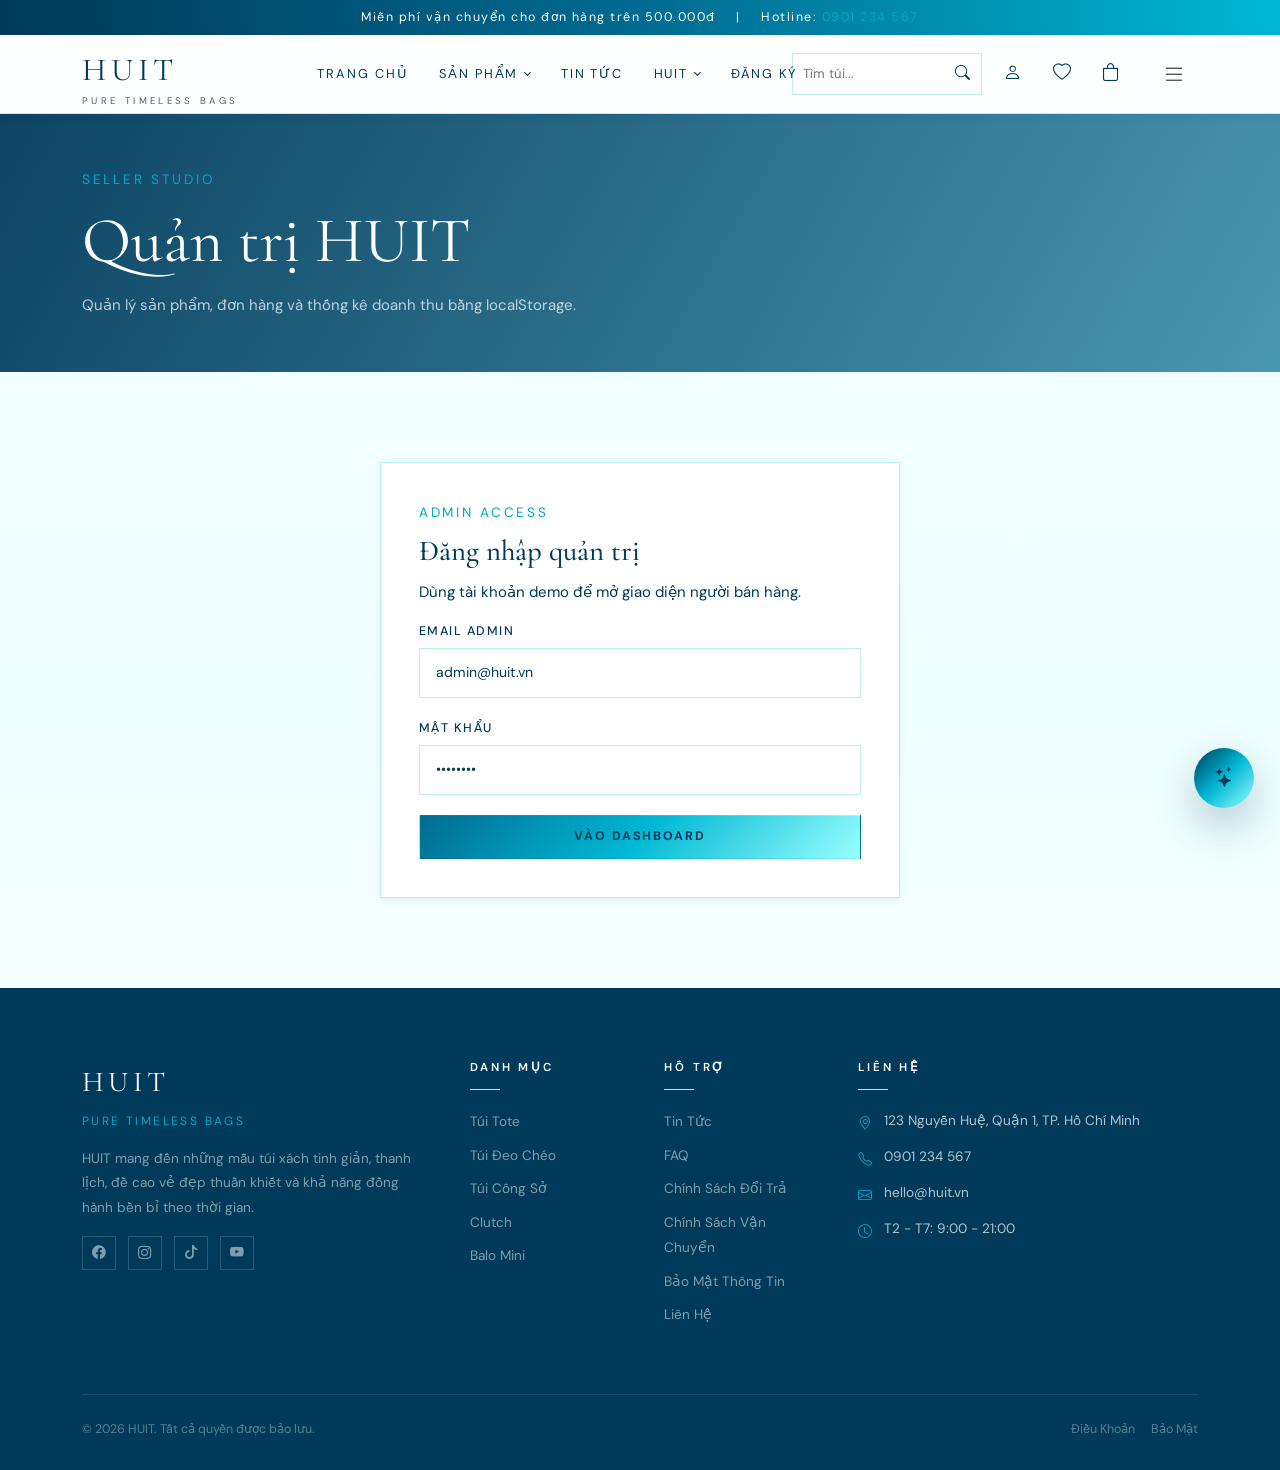
<file: TRANG_WEB_TUI_XACH/admin.html>
<!DOCTYPE html>
<html lang="vi">
<head>
  <meta charset="UTF-8">
  <meta name="viewport" content="width=device-width, initial-scale=1.0">
  <title>Admin – HUIT</title>
  <link rel="stylesheet" href="https://cdn.jsdelivr.net/npm/bootstrap@5.3.3/dist/css/bootstrap.min.css">
  <link rel="stylesheet" href="https://cdn.jsdelivr.net/npm/bootstrap-icons@1.11.3/font/bootstrap-icons.css">
  <link rel="stylesheet" href="assets/css/style.css">
  <link rel="stylesheet" href="assets/css/responsive.css">
  <link rel="stylesheet" href="assets/css/blue-theme.css">
</head>
<body>
  <div id="navbar-container"></div>

  <section class="admin-hero">
    <div class="container">
      <div>
        <div class="section-subtitle">Seller Studio</div>
        <h1>Quản trị HUIT</h1>
        <p>Quản lý sản phẩm, đơn hàng và thống kê doanh thu bằng localStorage.</p>
      </div>
      <button id="logoutAdminBtn" class="btn-outline-custom" type="button">Đăng xuất</button>
    </div>
  </section>

  <main class="container section-padding">
    <section id="adminGate" class="auth-card admin-gate">
      <div class="section-subtitle">Admin Access</div>
      <h2>Đăng nhập quản trị</h2>
      <p>Dùng tài khoản demo để mở giao diện người bán hàng.</p>
      <div id="adminGateError" class="form-alert" style="display:none;"></div>
      <form id="adminGateForm" class="luxury-form compact">
        <div class="form-group-custom">
          <label class="form-label-custom" for="adminGateEmail">Email admin</label>
          <input id="adminGateEmail" class="form-control-custom" type="email" value="admin@huit.vn">
        </div>
        <div class="form-group-custom">
          <label class="form-label-custom" for="adminGatePassword">Mật khẩu</label>
          <input id="adminGatePassword" class="form-control-custom" type="password" value="admin123">
        </div>
        <button class="btn-gold" type="submit">Vào dashboard</button>
      </form>
    </section>

    <section id="adminDashboard" style="display:none;">
      <div class="row g-4 mb-5">
        <div class="col-lg-3 col-sm-6">
          <div class="admin-stat"><span>Doanh thu tạm tính</span><strong id="statRevenue">0đ</strong></div>
        </div>
        <div class="col-lg-3 col-sm-6">
          <div class="admin-stat"><span>Doanh thu hoàn tất</span><strong id="statDelivered">0đ</strong></div>
        </div>
        <div class="col-lg-3 col-sm-6">
          <div class="admin-stat"><span>Số đơn hàng</span><strong id="statOrders">0</strong></div>
        </div>
        <div class="col-lg-3 col-sm-6">
          <div class="admin-stat"><span>Sản phẩm đã bán</span><strong id="statUnits">0</strong></div>
        </div>
      </div>

      <div class="row g-5">
        <div class="col-xl-5">
          <section class="admin-panel" id="productFormPanel">
            <div class="admin-panel-head">
              <div>
                <div class="section-subtitle">Catalog</div>
                <h2>Form nhập sản phẩm</h2>
              </div>
              <button id="resetProductForm" class="icon-btn" type="button" title="Làm mới"><i class="bi bi-arrow-counterclockwise"></i></button>
            </div>
            <form id="adminProductForm" class="luxury-form compact">
              <div class="row g-3">
                <div class="col-12 form-group-custom">
                  <label class="form-label-custom" for="adminProductName">Tên sản phẩm</label>
                  <input id="adminProductName" class="form-control-custom" type="text" placeholder="Túi Tote Signature">
                </div>
                <div class="col-md-6 form-group-custom">
                  <label class="form-label-custom" for="adminProductCategory">Danh mục</label>
                  <select id="adminProductCategory" class="form-control-custom">
                    <option value="">Chọn danh mục</option>
                    <option value="tote">Túi Tote</option>
                    <option value="crossbody">Túi Đeo Chéo</option>
                    <option value="office">Túi Công Sở</option>
                    <option value="clutch">Clutch</option>
                    <option value="backpack">Balo Mini</option>
                  </select>
                </div>
                <div class="col-md-6 form-group-custom">
                  <label class="form-label-custom" for="adminProductStock">Tồn kho</label>
                  <input id="adminProductStock" class="form-control-custom" type="number" min="0" value="10">
                </div>
                <div class="col-md-6 form-group-custom">
                  <label class="form-label-custom" for="adminProductPrice">Giá bán</label>
                  <input id="adminProductPrice" class="form-control-custom" type="number" min="0" placeholder="650000">
                </div>
                <div class="col-md-6 form-group-custom">
                  <label class="form-label-custom" for="adminProductOldPrice">Giá gốc</label>
                  <input id="adminProductOldPrice" class="form-control-custom" type="number" min="0" placeholder="790000">
                </div>
                <div class="col-md-4 form-group-custom">
                  <label class="form-label-custom" for="adminProductMaterial">Chất liệu</label>
                  <input id="adminProductMaterial" class="form-control-custom" type="text" placeholder="Da PU cao cấp">
                </div>
                <div class="col-md-4 form-group-custom">
                  <label class="form-label-custom" for="adminProductColor">Màu</label>
                  <input id="adminProductColor" class="form-control-custom" type="text" placeholder="Nâu">
                </div>
                <div class="col-md-4 form-group-custom">
                  <label class="form-label-custom" for="adminProductSize">Size</label>
                  <input id="adminProductSize" class="form-control-custom" type="text" placeholder="32 x 24 cm">
                </div>
                <div class="col-12 form-group-custom">
                  <label class="form-label-custom" for="adminProductImage">URL hình ảnh</label>
                  <input id="adminProductImage" class="form-control-custom" type="url" placeholder="https://images.unsplash.com/photo-1713425886695-7772d1498b11?auto=format&fit=crop&w=900&q=80">
                </div>
                <div class="col-12 form-group-custom">
                  <label class="form-label-custom" for="adminProductFile">Hoặc chọn file hình</label>
                  <input id="adminProductFile" class="form-control-custom" type="file" accept="image/*">
                </div>
                <div class="col-12">
                  <div id="adminImagePreview" class="admin-image-preview"><i class="bi bi-image"></i><span>Chưa có hình</span></div>
                </div>
                <div class="col-12 form-group-custom">
                  <label class="form-label-custom" for="adminProductDescription">Mô tả</label>
                  <textarea id="adminProductDescription" class="form-control-custom" rows="4" placeholder="Mô tả điểm nổi bật, chất liệu, công dụng..."></textarea>
                </div>
              </div>

              <div class="form-choice-block">
                <div class="option-label">Radio: trạng thái bán</div>
                <div class="choice-grid two">
                  <label><input type="radio" name="adminProductStatus" value="active" checked> Đang bán</label>
                  <label><input type="radio" name="adminProductStatus" value="hidden"> Ẩn tạm</label>
                </div>
              </div>

              <div class="form-choice-block">
                <div class="option-label">Radio: nhãn hiển thị</div>
                <div class="choice-grid">
                  <label><input type="radio" name="adminProductFlag" value="normal" checked> Thường</label>
                  <label><input type="radio" name="adminProductFlag" value="featured"> Nổi bật</label>
                  <label><input type="radio" name="adminProductFlag" value="new"> Mới</label>
                </div>
              </div>

              <div class="form-choice-block">
                <div class="option-label">Checkbox: tag sản phẩm</div>
                <div class="choice-grid">
                  <label><input type="checkbox" name="adminProductTag" value="Luxury"> Luxury</label>
                  <label><input type="checkbox" name="adminProductTag" value="Office"> Office</label>
                  <label><input type="checkbox" name="adminProductTag" value="Sale"> Sale</label>
                </div>
              </div>

              <div class="form-choice-block">
                <div class="option-label">Checkbox: mua kèm</div>
                <div class="choice-grid">
                  <label><input type="checkbox" name="adminAddon" value="scarf" data-name="Khăn lụa quai túi" data-price="120000"> Khăn lụa</label>
                  <label><input type="checkbox" name="adminAddon" value="charm" data-name="Charm kim loại HUIT" data-price="90000"> Charm HUIT</label>
                  <label><input type="checkbox" name="adminAddon" value="care" data-name="Bộ vệ sinh da/vải" data-price="150000"> Bộ vệ sinh</label>
                </div>
              </div>

              <button class="btn-gold" type="submit"><i class="bi bi-save me-2"></i><span id="adminProductSubmitText">Thêm sản phẩm</span></button>
            </form>
          </section>
        </div>

        <div class="col-xl-7">
          <section class="admin-panel mb-5">
            <div class="admin-panel-head">
              <div>
                <div class="section-subtitle">Inventory</div>
                <h2>Danh sách sản phẩm</h2>
              </div>
            </div>
            <div class="table-responsive admin-table-wrap">
              <table class="admin-table">
                <thead>
                  <tr>
                    <th>Hình</th>
                    <th>Sản phẩm</th>
                    <th>Danh mục</th>
                    <th>Giá</th>
                    <th>Kho</th>
                    <th>Nhãn</th>
                    <th></th>
                  </tr>
                </thead>
                <tbody id="adminProductRows"></tbody>
              </table>
            </div>
          </section>

          <section class="admin-panel mb-5">
            <div class="admin-panel-head">
              <div>
                <div class="section-subtitle">Orders</div>
                <h2>Quản lý đơn hàng</h2>
              </div>
            </div>
            <div id="adminOrderEmpty" class="empty-state small-empty" style="display:none;">
              <i class="bi bi-receipt"></i>
              <h4>Chưa có đơn hàng</h4>
              <p>Hãy demo luồng checkout để tạo đơn vào localStorage.</p>
            </div>
            <div class="table-responsive admin-table-wrap">
              <table class="admin-table">
                <thead>
                  <tr>
                    <th>Mã đơn</th>
                    <th>Khách hàng</th>
                    <th>Số món</th>
                    <th>Tổng</th>
                    <th>Trạng thái</th>
                    <th>Thanh toán</th>
                  </tr>
                </thead>
                <tbody id="adminOrderRows"></tbody>
              </table>
            </div>
          </section>

          <section class="admin-panel">
            <div class="admin-panel-head">
              <div>
                <div class="section-subtitle">Revenue</div>
                <h2>Thống kê trạng thái đơn</h2>
              </div>
            </div>
            <div id="statusBreakdown" class="status-breakdown"></div>
          </section>
        </div>
      </div>
    </section>
  </main>

  <div id="footer-container"></div>

  <script src="https://cdn.jsdelivr.net/npm/bootstrap@5.3.3/dist/js/bootstrap.bundle.min.js"></script>
  <script src="assets/js/data.js"></script>
  <script src="assets/js/helpers.js"></script>
  <script src="assets/js/main.js"></script>
  <script src="assets/js/admin.js"></script>
  <script>
    renderNavbar('admin');
    renderFooter();
  </script>
  <script src="assets/js/gemini-config.js"></script>
  <script src="assets/js/chatbot.js"></script>
</body>
</html>
</file>
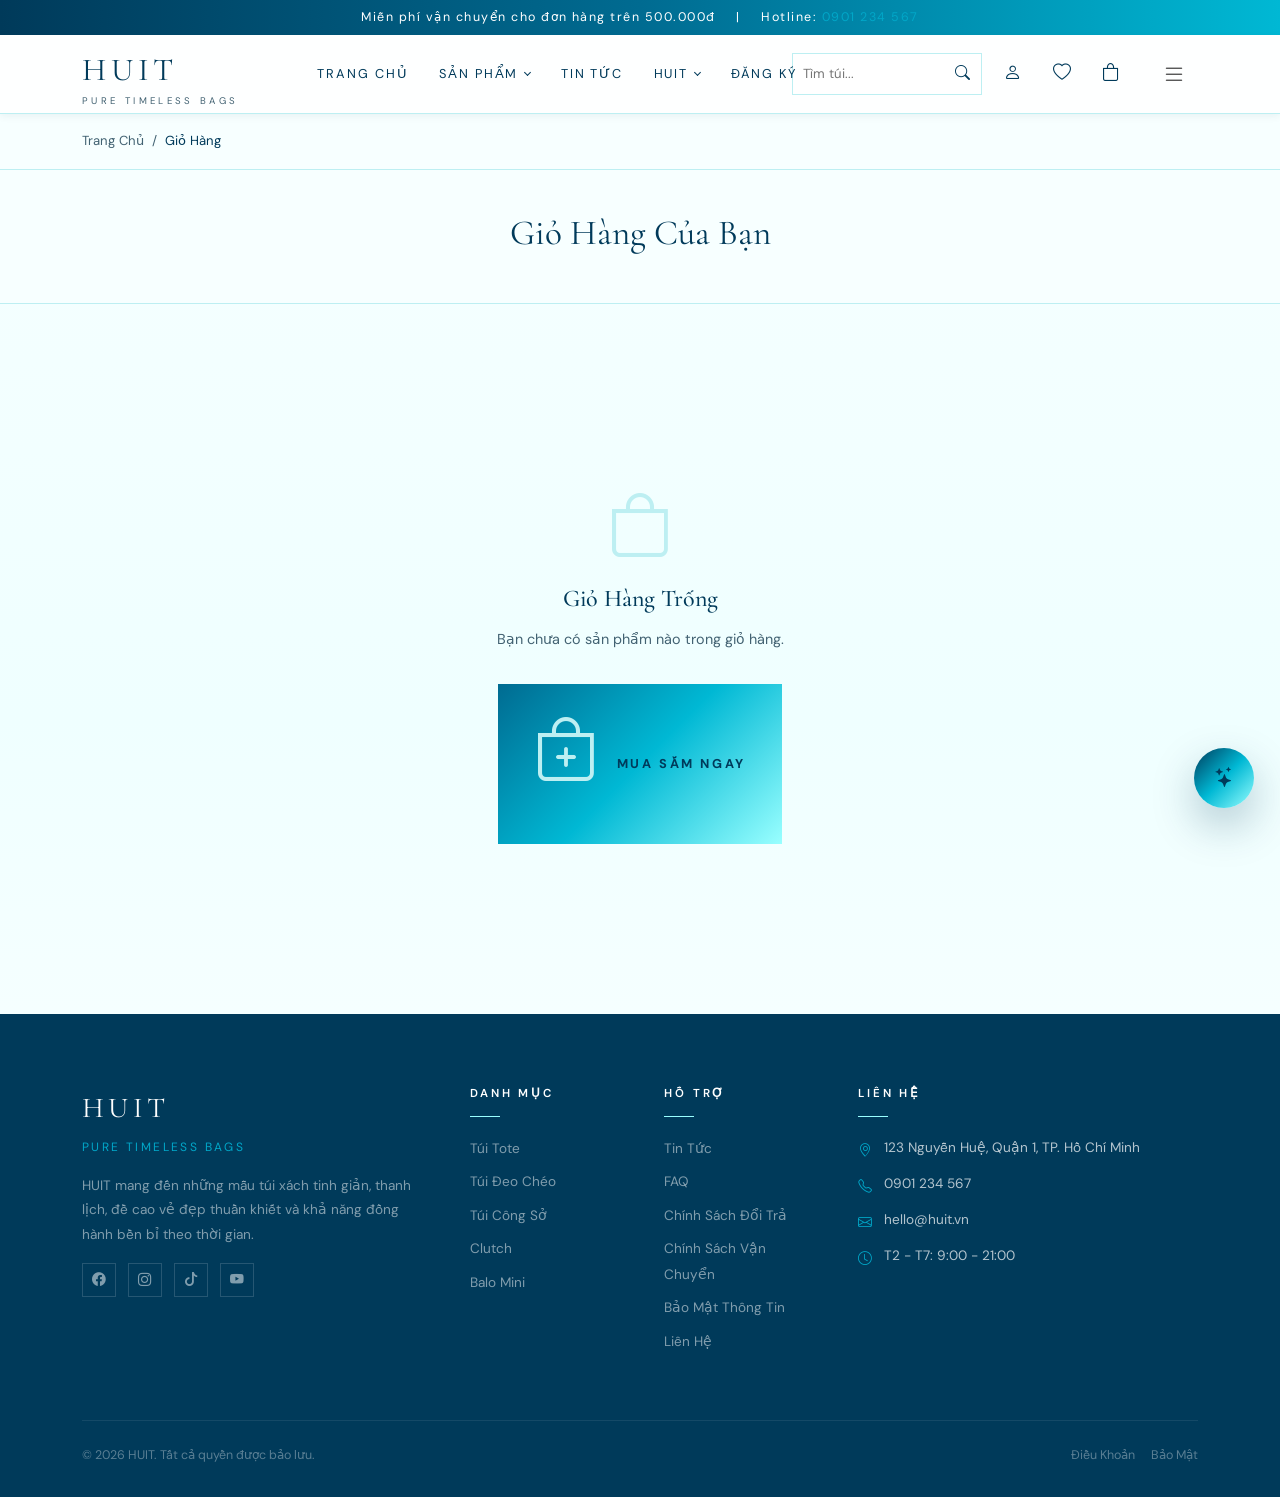
<file: TRANG_WEB_TUI_XACH/cart.html>
<!DOCTYPE html>
<html lang="vi">
<head>
  <meta charset="UTF-8">
  <meta name="viewport" content="width=device-width, initial-scale=1.0">
  <title>Giỏ Hàng – HUIT</title>
  <link rel="stylesheet" href="https://cdn.jsdelivr.net/npm/bootstrap@5.3.3/dist/css/bootstrap.min.css">
  <link rel="stylesheet" href="https://cdn.jsdelivr.net/npm/bootstrap-icons@1.11.3/font/bootstrap-icons.css">
  <link rel="stylesheet" href="assets/css/style.css">
  <link rel="stylesheet" href="assets/css/responsive.css">
  <link rel="stylesheet" href="assets/css/blue-theme.css">
</head>
<body>

  <div id="navbar-container"></div>

  <!-- Breadcrumb -->
  <div class="breadcrumb-section">
    <div class="container">
      <nav aria-label="breadcrumb">
        <ol class="breadcrumb">
          <li class="breadcrumb-item"><a href="index.html">Trang Chủ</a></li>
          <li class="breadcrumb-item active">Giỏ Hàng</li>
        </ol>
      </nav>
    </div>
  </div>

  <!-- Page Header -->
  <div style="background:var(--cream);padding:40px 0;border-bottom:1px solid var(--border);">
    <div class="container text-center">
      <h1 style="font-family:var(--font-display);font-size:2.2rem;font-weight:400;">Giỏ Hàng Của Bạn</h1>
    </div>
  </div>

  <div class="container section-padding" id="cartContent">

    <!-- Empty Cart -->
    <div id="cartEmpty" style="display:none;" class="empty-state">
      <i class="bi bi-bag"></i>
      <h4>Giỏ Hàng Trống</h4>
      <p>Bạn chưa có sản phẩm nào trong giỏ hàng.</p>
      <a href="products.html" class="btn-primary-custom mt-3" style="display:inline-flex;">
        <i class="bi bi-bag-plus me-2"></i>Mua Sắm Ngay
      </a>
    </div>

    <!-- Full Cart -->
    <div id="cartFull" style="display:none;">
      <div class="row g-5">
        <!-- Cart Items -->
        <div class="col-lg-8">
          <div class="d-flex justify-content-between align-items-center mb-3">
            <h2 style="font-family:var(--font-display);font-size:1.2rem;font-weight:500;">Sản Phẩm</h2>
            <button onclick="clearCart()" style="background:none;border:none;font-size:0.8rem;color:var(--muted);cursor:pointer;letter-spacing:0.1em;">
              <i class="bi bi-trash me-1"></i>Xóa Tất Cả
            </button>
          </div>

          <table class="cart-table">
            <thead>
              <tr>
                <th>Sản Phẩm</th>
                <th>Đơn Giá</th>
                <th>Số Lượng</th>
                <th>Thành Tiền</th>
                <th></th>
              </tr>
            </thead>
            <tbody id="cartBody"></tbody>
          </table>

          <div class="d-flex justify-content-between align-items-center mt-4 flex-wrap gap-3">
            <a href="products.html" style="font-size:0.82rem;color:var(--muted);text-decoration:none;letter-spacing:0.1em;">
              <i class="bi bi-arrow-left me-2"></i>Tiếp Tục Mua Sắm
            </a>
          </div>
        </div>

        <!-- Cart Summary -->
        <div class="col-lg-4">
          <div class="cart-summary">
            <h3 style="font-family:var(--font-display);font-size:1.3rem;font-weight:500;margin-bottom:1.5rem;">Tóm Tắt Đơn Hàng</h3>

            <div class="cart-summary-row">
              <span style="font-size:0.85rem;">Tạm tính</span>
              <span id="subtotal">0đ</span>
            </div>

            <div id="discountRow" class="cart-summary-row" style="display:none;color:var(--success);">
              <span style="font-size:0.85rem;">Giảm giá</span>
              <span id="discountAmount">0đ</span>
            </div>

            <div class="cart-summary-row">
              <span style="font-size:0.85rem;">Phí vận chuyển</span>
              <span id="shippingFee">30.000đ</span>
            </div>

            <div id="shippingNotice" style="font-size:0.78rem;padding:8px 0;border-bottom:1px solid var(--border);"></div>

            <div class="cart-summary-total">
              <span>Tổng Cộng</span>
              <span id="totalAmount" style="color:var(--secondary);">0đ</span>
            </div>

            <!-- Coupon -->
            <div class="mt-4">
              <div style="font-size:0.78rem;letter-spacing:0.1em;text-transform:uppercase;font-weight:500;margin-bottom:8px;">Mã Giảm Giá</div>
              <div class="coupon-input">
                <input type="text" id="couponInput" placeholder="Nhập mã...">
                <button onclick="applyCoupon()">Áp dụng</button>
              </div>
              <div id="couponMsg" style="font-size:0.78rem;margin-top:6px;"></div>
              <div style="font-size:0.72rem;color:var(--muted);margin-top:4px;">Thử: SALE10, HUIT20, NEWUSER</div>
            </div>

            <button onclick="proceedToCheckout()" class="btn-gold mt-4">
              <i class="bi bi-credit-card me-2"></i>Tiến Hành Thanh Toán
            </button>

            <!-- Trust -->
            <div class="d-flex gap-3 mt-4 flex-wrap justify-content-center" style="font-size:0.72rem;color:var(--muted);text-align:center;">
              <div><i class="bi bi-lock-fill d-block mb-1" style="color:var(--secondary);"></i>Thanh toán an toàn</div>
              <div><i class="bi bi-shield-check d-block mb-1" style="color:var(--secondary);"></i>Hàng chính hãng</div>
              <div><i class="bi bi-arrow-repeat d-block mb-1" style="color:var(--secondary);"></i>Đổi trả 7 ngày</div>
            </div>
          </div>
        </div>
      </div>
    </div>
  </div>

  <div id="footer-container"></div>

  <script src="https://cdn.jsdelivr.net/npm/bootstrap@5.3.3/dist/js/bootstrap.bundle.min.js"></script>
  <script src="assets/js/data.js"></script>
  <script src="assets/js/helpers.js"></script>
  <script src="assets/js/main.js"></script>
  <script src="assets/js/cart.js"></script>
  <script>
    renderNavbar('cart');
    renderFooter();
  </script>
  <script src="assets/js/gemini-config.js"></script>
  <script src="assets/js/chatbot.js"></script>
</body>
</html>
</file>
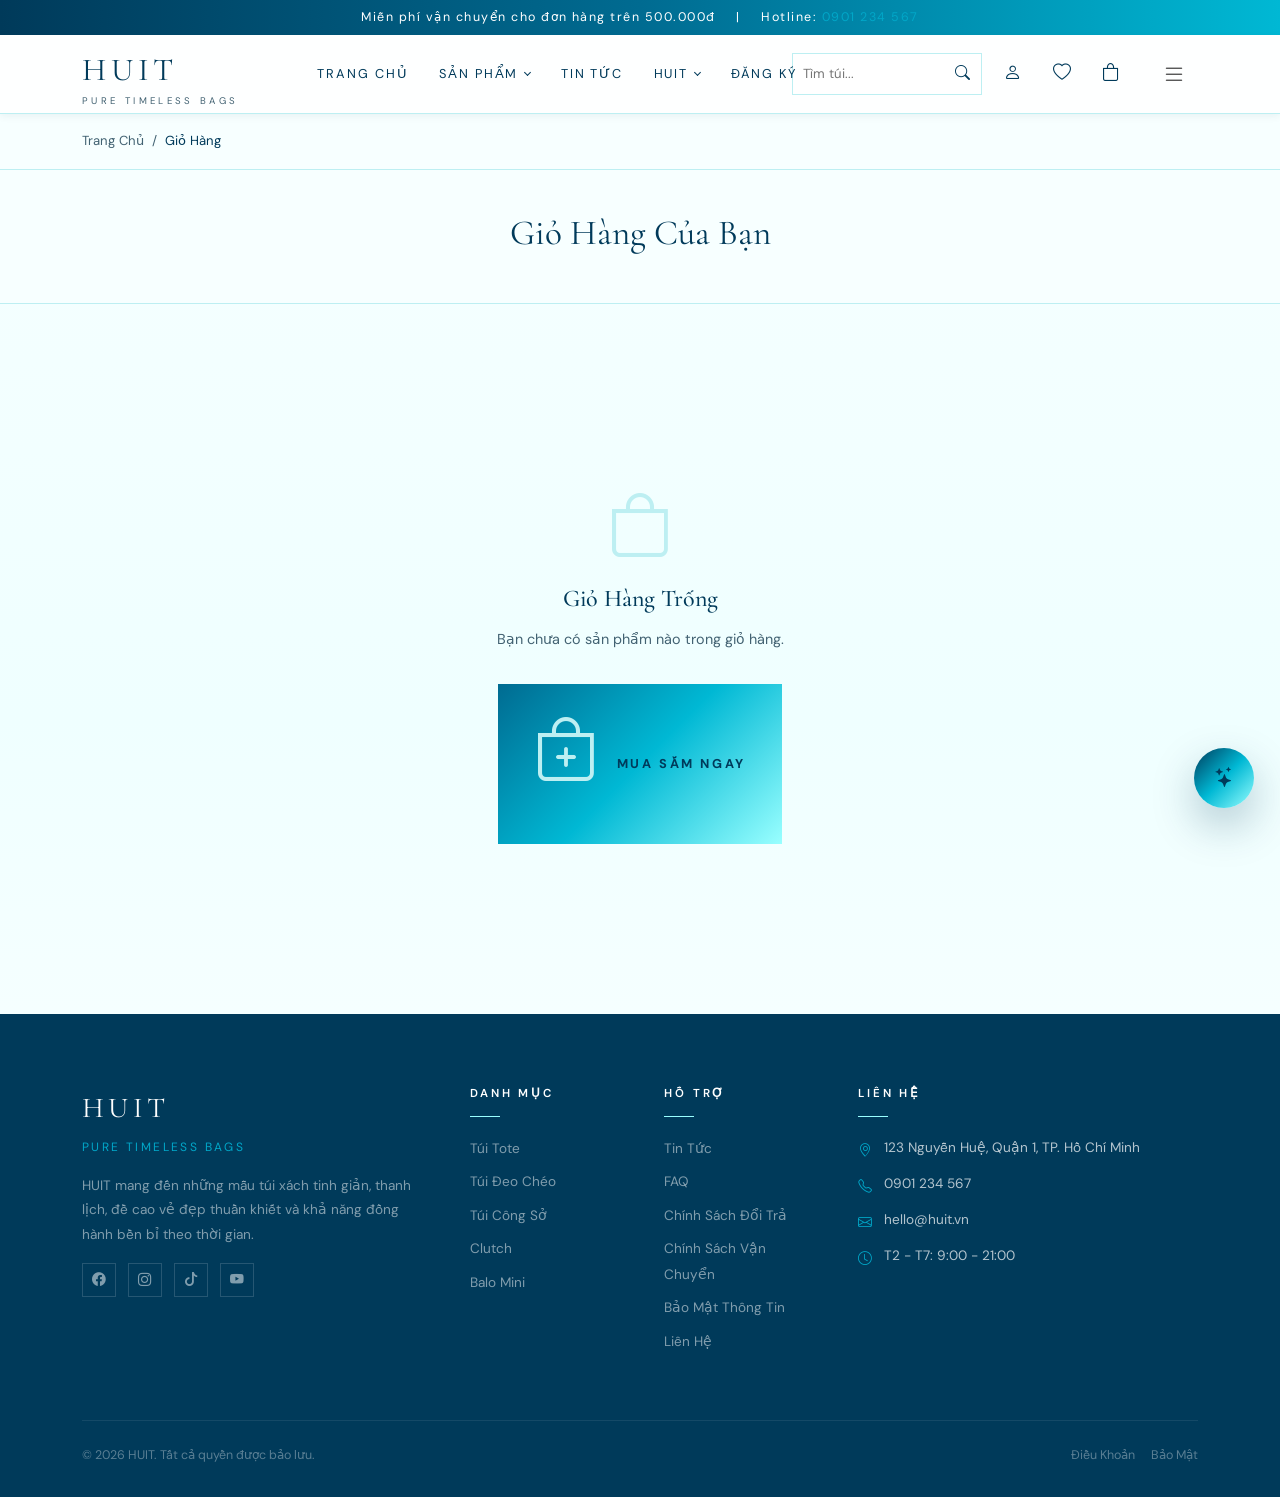
<file: TRANG_WEB_TUI_XACH/checkout.html>
<!DOCTYPE html>
<html lang="vi">
<head>
  <meta charset="UTF-8">
  <meta name="viewport" content="width=device-width, initial-scale=1.0">
  <title>Thanh Toán – HUIT</title>
  <link rel="stylesheet" href="https://cdn.jsdelivr.net/npm/bootstrap@5.3.3/dist/css/bootstrap.min.css">
  <link rel="stylesheet" href="https://cdn.jsdelivr.net/npm/bootstrap-icons@1.11.3/font/bootstrap-icons.css">
  <link rel="stylesheet" href="assets/css/style.css">
  <link rel="stylesheet" href="assets/css/responsive.css">
  <link rel="stylesheet" href="assets/css/blue-theme.css">
</head>
<body>

  <div id="navbar-container"></div>

  <!-- Breadcrumb -->
  <div class="breadcrumb-section">
    <div class="container">
      <nav aria-label="breadcrumb">
        <ol class="breadcrumb">
          <li class="breadcrumb-item"><a href="index.html">Trang Chủ</a></li>
          <li class="breadcrumb-item"><a href="cart.html">Giỏ Hàng</a></li>
          <li class="breadcrumb-item active">Thanh Toán</li>
        </ol>
      </nav>
    </div>
  </div>

  <!-- Steps indicator -->
  <div style="background:var(--cream);padding:20px 0;border-bottom:1px solid var(--border);">
    <div class="container">
      <div class="d-flex justify-content-center gap-4 align-items-center">
        <div style="display:flex;align-items:center;gap:8px;font-size:0.78rem;">
          <span style="width:28px;height:28px;background:var(--border);border-radius:50%;display:flex;align-items:center;justify-content:center;font-weight:600;color:var(--muted);">1</span>
          <span style="color:var(--muted);">Giỏ Hàng</span>
        </div>
        <div style="width:50px;height:1px;background:var(--border);"></div>
        <div style="display:flex;align-items:center;gap:8px;font-size:0.78rem;">
          <span style="width:28px;height:28px;background:var(--secondary);border-radius:50%;display:flex;align-items:center;justify-content:center;font-weight:600;color:#fff;">2</span>
          <span style="color:var(--primary);font-weight:500;">Thanh Toán</span>
        </div>
        <div style="width:50px;height:1px;background:var(--border);"></div>
        <div style="display:flex;align-items:center;gap:8px;font-size:0.78rem;">
          <span style="width:28px;height:28px;background:var(--border);border-radius:50%;display:flex;align-items:center;justify-content:center;font-weight:600;color:var(--muted);">3</span>
          <span style="color:var(--muted);">Xác Nhận</span>
        </div>
      </div>
    </div>
  </div>

  <div class="container section-padding">
    <div class="row g-5">

      <!-- Checkout Form -->
      <div class="col-lg-7">
        <form id="checkoutForm" novalidate>
          <!-- Thông tin cá nhân -->
          <div class="form-section mb-4">
            <h3 style="font-family:var(--font-display);font-size:1.3rem;font-weight:500;margin-bottom:1.5rem;padding-bottom:0.8rem;border-bottom:1px solid var(--border);">
              <i class="bi bi-person me-2" style="color:var(--secondary);"></i>Thông Tin Người Nhận
            </h3>

            <div class="row g-3">
              <div class="col-12 form-group-custom">
                <label class="form-label-custom" for="fullname">Họ và Tên *</label>
                <input type="text" id="fullname" class="form-control-custom" placeholder="Nguyễn Văn A">
                <div class="form-error" id="fullnameError"></div>
              </div>

              <div class="col-md-6 form-group-custom">
                <label class="form-label-custom" for="email">Email *</label>
                <input type="email" id="email" class="form-control-custom" placeholder="email@example.com">
                <div class="form-error" id="emailError"></div>
              </div>

              <div class="col-md-6 form-group-custom">
                <label class="form-label-custom" for="phone">Số Điện Thoại *</label>
                <input type="tel" id="phone" class="form-control-custom" placeholder="0901 234 567">
                <div class="form-error" id="phoneError"></div>
              </div>

              <div class="col-12 form-group-custom">
                <label class="form-label-custom" for="address">Địa Chỉ *</label>
                <input type="text" id="address" class="form-control-custom" placeholder="Số nhà, tên đường, phường/xã...">
                <div class="form-error" id="addressError"></div>
              </div>

              <div class="col-md-6 form-group-custom">
                <label class="form-label-custom" for="city">Tỉnh/Thành Phố *</label>
                <select id="city" class="form-control-custom">
                  <option value="">Chọn tỉnh/thành...</option>
                  <option>TP. Hồ Chí Minh</option>
                  <option>Hà Nội</option>
                  <option>Đà Nẵng</option>
                  <option>Cần Thơ</option>
                  <option>Hải Phòng</option>
                  <option>Bình Dương</option>
                  <option>Đồng Nai</option>
                  <option>Tỉnh thành khác</option>
                </select>
                <div class="form-error" id="cityError"></div>
              </div>

              <div class="col-md-6 form-group-custom">
                <label class="form-label-custom" for="district">Quận/Huyện</label>
                <input type="text" id="district" class="form-control-custom" placeholder="Quận 1, Bình Thạnh...">
              </div>

              <div class="col-12 form-group-custom">
                <label class="form-label-custom" for="note">Ghi Chú Đơn Hàng</label>
                <textarea id="note" class="form-control-custom" rows="3" placeholder="Ghi chú về đơn hàng, ví dụ: giao hàng buổi chiều..."></textarea>
              </div>
            </div>
          </div>

          <!-- Phương thức thanh toán -->
          <div class="form-section">
            <h3 style="font-family:var(--font-display);font-size:1.3rem;font-weight:500;margin-bottom:1.5rem;padding-bottom:0.8rem;border-bottom:1px solid var(--border);">
              <i class="bi bi-credit-card me-2" style="color:var(--secondary);"></i>Phương Thức Thanh Toán
            </h3>

            <div>
              <label class="payment-option">
                <input type="radio" name="payment" value="cod" checked>
                <div>
                  <i class="bi bi-cash-coin me-2" style="color:var(--secondary);"></i>
                  <strong>Thanh toán khi nhận hàng (COD)</strong>
                  <div style="font-size:0.78rem;color:var(--muted);margin-top:2px;">Trả tiền mặt khi shipper giao hàng</div>
                </div>
              </label>

              <label class="payment-option">
                <input type="radio" name="payment" value="banking">
                <div>
                  <i class="bi bi-bank me-2" style="color:var(--secondary);"></i>
                  <strong>Chuyển khoản ngân hàng</strong>
                  <div style="font-size:0.78rem;color:var(--muted);margin-top:2px;">MB Bank: 0909 123 456 789 – Nguyễn Văn A</div>
                </div>
              </label>

              <label class="payment-option">
                <input type="radio" name="payment" value="momo">
                <div>
                  <img src="https://img.icons8.com/color/24/000000/momo-digital-wallet.png" alt="MoMo" class="me-2">
                  <strong>Ví MoMo</strong>
                  <div style="font-size:0.78rem;color:var(--muted);margin-top:2px;">Thanh toán qua ví điện tử MoMo</div>
                </div>
              </label>

              <label class="payment-option">
                <input type="radio" name="payment" value="vnpay">
                <div>
                  <i class="bi bi-qr-code me-2" style="color:var(--secondary);"></i>
                  <strong>VNPay / QR Code</strong>
                  <div style="font-size:0.78rem;color:var(--muted);margin-top:2px;">Quét mã QR để thanh toán</div>
                </div>
              </label>
            </div>

            <button type="submit" class="btn-gold mt-4" style="font-size:0.9rem;padding:16px;">
              <i class="bi bi-check-circle me-2"></i>Xác Nhận Đặt Hàng
            </button>

            <p style="font-size:0.75rem;color:var(--muted);text-align:center;margin-top:12px;">
              <i class="bi bi-lock-fill me-1"></i>Thông tin của bạn được bảo mật và mã hóa
            </p>
          </div>
        </form>
      </div>

      <!-- Order Summary -->
      <div class="col-lg-5">
        <div class="cart-summary sticky-top" style="top:100px;">
          <div id="orderSummary">
            <div class="spinner-wrapper"><div class="spinner-gold"></div></div>
          </div>
        </div>
      </div>
    </div>
  </div>

  <!-- Success Modal -->
  <div class="modal fade" id="successModal" tabindex="-1" data-bs-backdrop="static">
    <div class="modal-dialog modal-dialog-centered">
      <div class="modal-content" style="border-radius:0;border:none;">
        <div class="modal-body text-center" style="padding:50px 40px;">
          <div style="width:70px;height:70px;background:var(--cream);border-radius:50%;display:flex;align-items:center;justify-content:center;margin:0 auto 1.5rem;border:2px solid var(--secondary);">
            <i class="bi bi-check-lg" style="font-size:2rem;color:var(--secondary);"></i>
          </div>
          <h3 style="font-family:var(--font-display);font-size:1.8rem;font-weight:400;margin-bottom:0.8rem;">Đặt Hàng Thành Công!</h3>
          <p style="color:var(--muted);font-size:0.9rem;margin-bottom:0.5rem;">Cảm ơn bạn đã tin tưởng HUIT</p>
          <p style="font-size:0.85rem;margin-bottom:1.5rem;">
            Mã đơn hàng của bạn: 
            <strong id="orderId" style="color:var(--secondary);font-family:monospace;font-size:1rem;"></strong>
          </p>
          <p style="font-size:0.82rem;color:var(--muted);margin-bottom:2rem;">Chúng tôi sẽ liên hệ xác nhận trong vòng 30 phút. Hàng sẽ được giao trong 2–3 ngày làm việc.</p>
          <a href="index.html" class="btn-primary-custom" style="display:inline-flex;justify-content:center;">
            <i class="bi bi-house me-2"></i>Về Trang Chủ
          </a>
        </div>
      </div>
    </div>
  </div>

  <div id="footer-container"></div>

  <script src="https://cdn.jsdelivr.net/npm/bootstrap@5.3.3/dist/js/bootstrap.bundle.min.js"></script>
  <script src="assets/js/data.js"></script>
  <script src="assets/js/helpers.js"></script>
  <script src="assets/js/main.js"></script>
  <script src="assets/js/checkout.js"></script>
  <script>
    renderNavbar('cart');
    renderFooter();
  </script>
  <script src="assets/js/gemini-config.js"></script>
  <script src="assets/js/chatbot.js"></script>
</body>
</html>
</file>
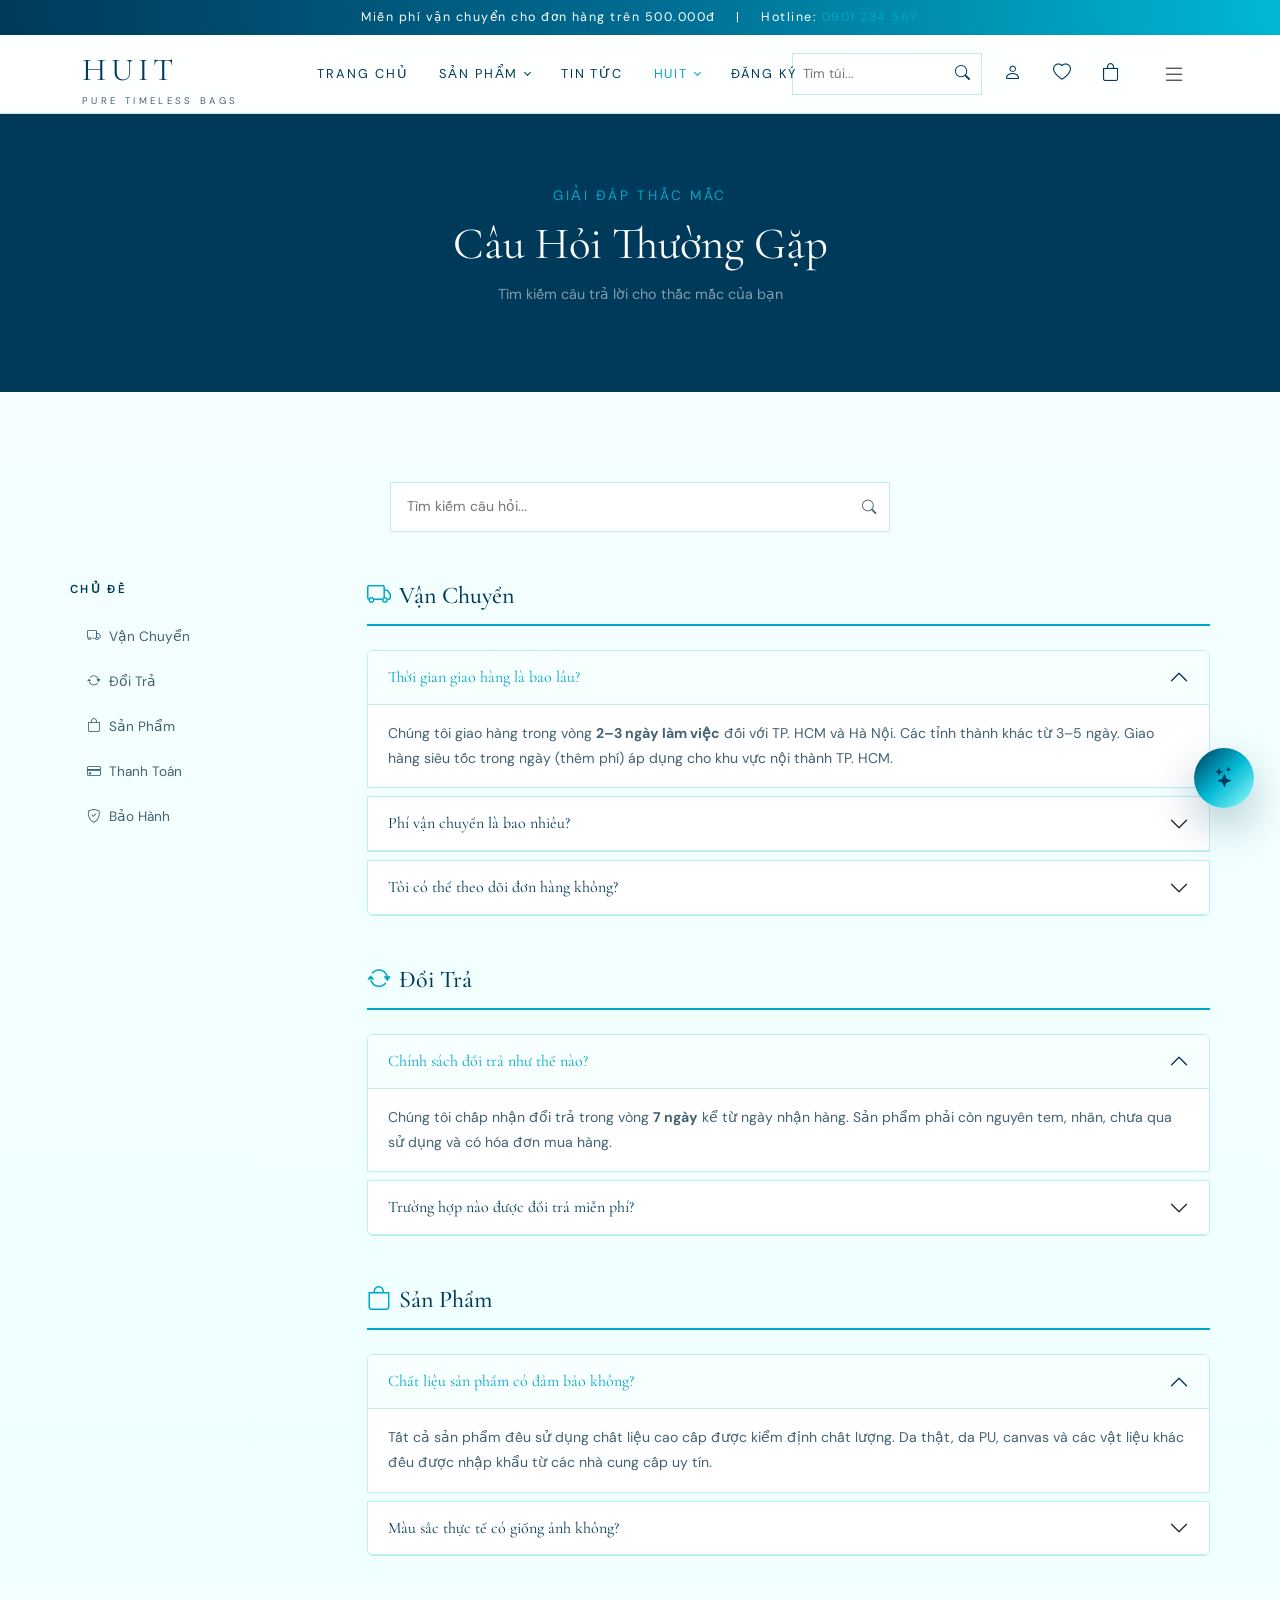
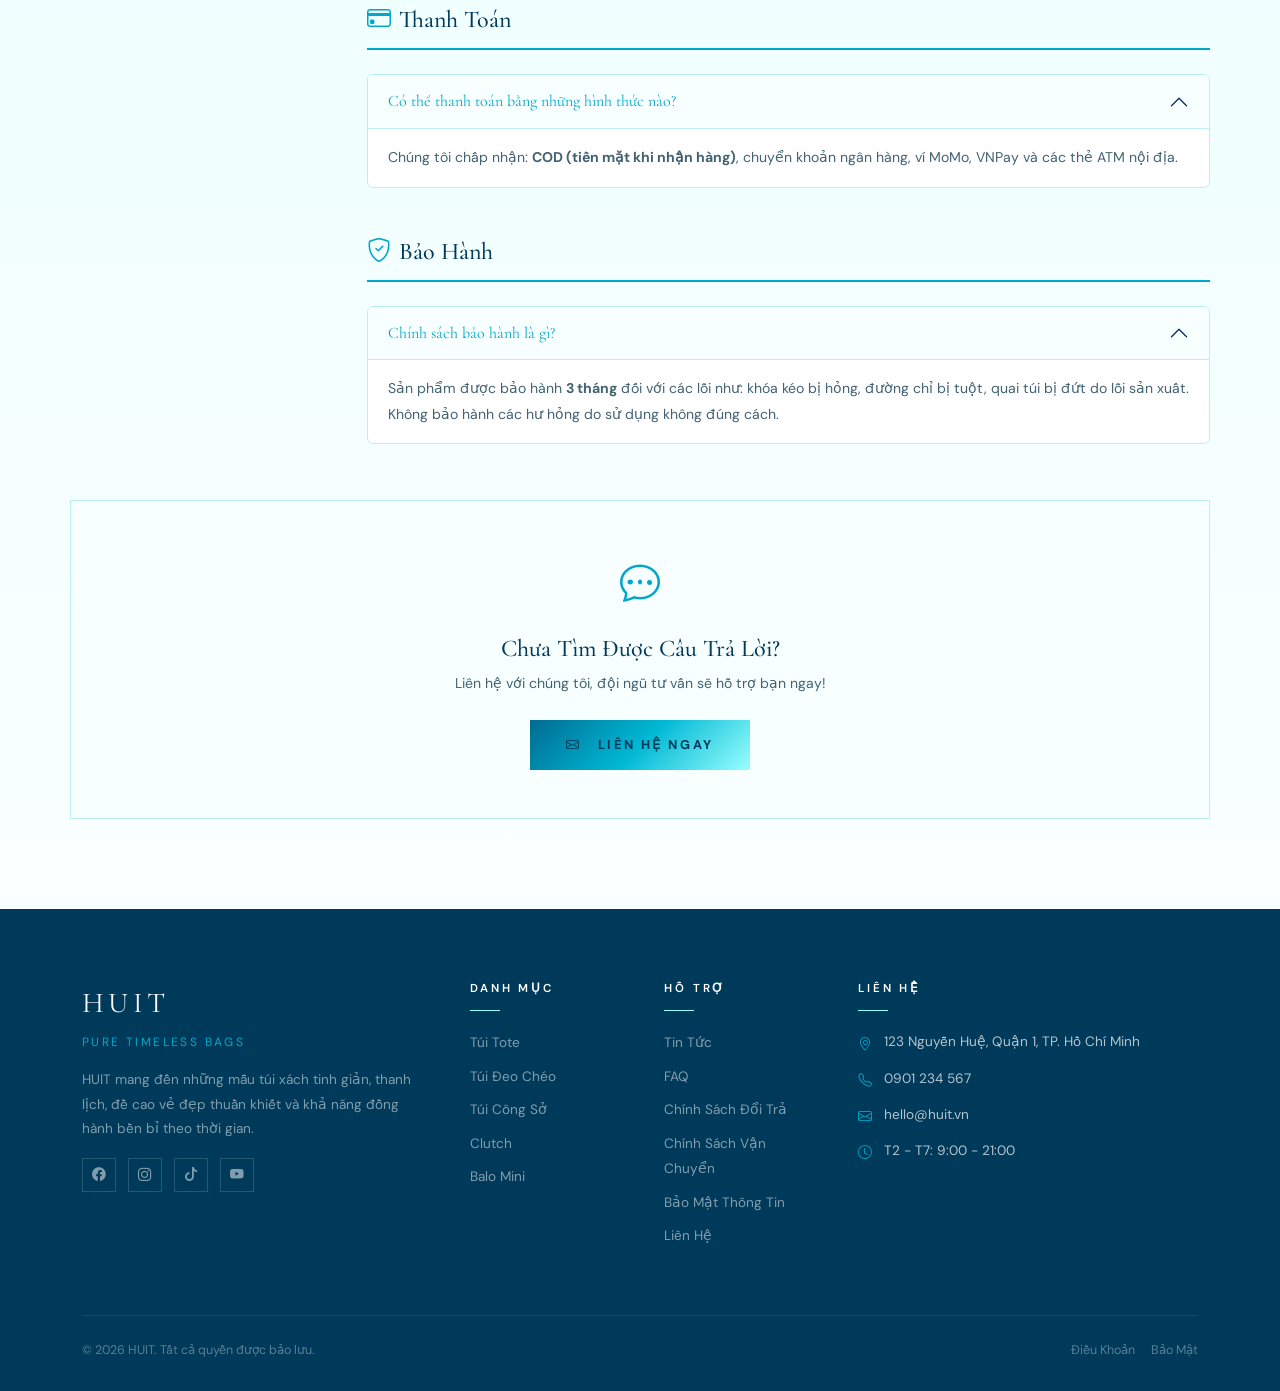
<file: TRANG_WEB_TUI_XACH/faq.html>
<!DOCTYPE html>
<html lang="vi">
<head>
  <meta charset="UTF-8">
  <meta name="viewport" content="width=device-width, initial-scale=1.0">
  <title>FAQ – HUIT</title>
  <link rel="stylesheet" href="https://cdn.jsdelivr.net/npm/bootstrap@5.3.3/dist/css/bootstrap.min.css">
  <link rel="stylesheet" href="https://cdn.jsdelivr.net/npm/bootstrap-icons@1.11.3/font/bootstrap-icons.css">
  <link rel="stylesheet" href="assets/css/style.css">
  <link rel="stylesheet" href="assets/css/responsive.css">
  <link rel="stylesheet" href="assets/css/blue-theme.css">
</head>
<body>

  <div id="navbar-container"></div>

  <!-- Hero -->
  <div style="background:var(--primary);padding:70px 0;text-align:center;">
    <div class="section-subtitle" style="color:var(--secondary);">Giải Đáp Thắc Mắc</div>
    <h1 style="font-family:var(--font-display);font-size:2.8rem;color:#fff;font-weight:400;">Câu Hỏi Thường Gặp</h1>
    <p style="color:rgba(255,255,255,0.5);font-size:0.9rem;margin-top:0.5rem;">Tìm kiếm câu trả lời cho thắc mắc của bạn</p>
  </div>

  <div class="container section-padding">
    <!-- Search FAQ -->
    <div class="text-center mb-5">
      <div style="max-width:500px;margin:0 auto;" class="search-bar">
        <input type="text" id="faqSearch" placeholder="Tìm kiếm câu hỏi..." oninput="searchFAQ(this.value)">
        <i class="bi bi-search search-icon"></i>
      </div>
    </div>

    <div class="row g-5">
      <div class="col-lg-3">
        <!-- FAQ Categories -->
        <div style="position:sticky;top:100px;">
          <div style="font-size:0.72rem;letter-spacing:0.2em;text-transform:uppercase;font-weight:600;margin-bottom:1rem;color:var(--primary);">Chủ Đề</div>
          <nav id="faqNav">
            <a href="#shipping" class="d-block py-2 px-3 mb-1 faq-nav-link" style="font-size:0.85rem;color:var(--muted);border:1px solid transparent;transition:all 0.3s;" onclick="highlightNav(this)">
              <i class="bi bi-truck me-2"></i>Vận Chuyển
            </a>
            <a href="#returns" class="d-block py-2 px-3 mb-1 faq-nav-link" style="font-size:0.85rem;color:var(--muted);border:1px solid transparent;transition:all 0.3s;" onclick="highlightNav(this)">
              <i class="bi bi-arrow-repeat me-2"></i>Đổi Trả
            </a>
            <a href="#products" class="d-block py-2 px-3 mb-1 faq-nav-link" style="font-size:0.85rem;color:var(--muted);border:1px solid transparent;transition:all 0.3s;" onclick="highlightNav(this)">
              <i class="bi bi-bag me-2"></i>Sản Phẩm
            </a>
            <a href="#payment" class="d-block py-2 px-3 mb-1 faq-nav-link" style="font-size:0.85rem;color:var(--muted);border:1px solid transparent;transition:all 0.3s;" onclick="highlightNav(this)">
              <i class="bi bi-credit-card me-2"></i>Thanh Toán
            </a>
            <a href="#warranty" class="d-block py-2 px-3 mb-1 faq-nav-link" style="font-size:0.85rem;color:var(--muted);border:1px solid transparent;transition:all 0.3s;" onclick="highlightNav(this)">
              <i class="bi bi-shield-check me-2"></i>Bảo Hành
            </a>
          </nav>
        </div>
      </div>

      <div class="col-lg-9" id="faqContent">
        <!-- Shipping -->
        <div id="shipping" class="mb-5">
          <h3 style="font-family:var(--font-display);font-size:1.5rem;font-weight:500;margin-bottom:1.5rem;padding-bottom:0.8rem;border-bottom:2px solid var(--secondary);">
            <i class="bi bi-truck me-2" style="color:var(--secondary);"></i>Vận Chuyển
          </h3>
          <div class="accordion accordion-custom" id="shippingAccordion">
            <div class="accordion-item">
              <h2 class="accordion-header">
                <button class="accordion-button" type="button" data-bs-toggle="collapse" data-bs-target="#s1">
                  Thời gian giao hàng là bao lâu?
                </button>
              </h2>
              <div id="s1" class="accordion-collapse collapse show" data-bs-parent="#shippingAccordion">
                <div class="accordion-body" style="font-size:0.88rem;color:var(--muted);line-height:1.8;">
                  Chúng tôi giao hàng trong vòng <strong>2–3 ngày làm việc</strong> đối với TP. HCM và Hà Nội. Các tỉnh thành khác từ 3–5 ngày. Giao hàng siêu tốc trong ngày (thêm phí) áp dụng cho khu vực nội thành TP. HCM.
                </div>
              </div>
            </div>
            <div class="accordion-item">
              <h2 class="accordion-header">
                <button class="accordion-button collapsed" type="button" data-bs-toggle="collapse" data-bs-target="#s2">
                  Phí vận chuyển là bao nhiêu?
                </button>
              </h2>
              <div id="s2" class="accordion-collapse collapse" data-bs-parent="#shippingAccordion">
                <div class="accordion-body" style="font-size:0.88rem;color:var(--muted);line-height:1.8;">
                  Miễn phí vận chuyển cho đơn hàng từ <strong>500.000đ</strong> trở lên. Đơn dưới 500K phí ship 30.000đ toàn quốc. Giao hàng siêu tốc: thêm 50.000đ.
                </div>
              </div>
            </div>
            <div class="accordion-item">
              <h2 class="accordion-header">
                <button class="accordion-button collapsed" type="button" data-bs-toggle="collapse" data-bs-target="#s3">
                  Tôi có thể theo dõi đơn hàng không?
                </button>
              </h2>
              <div id="s3" class="accordion-collapse collapse" data-bs-parent="#shippingAccordion">
                <div class="accordion-body" style="font-size:0.88rem;color:var(--muted);line-height:1.8;">
                  Có! Sau khi đơn hàng được xác nhận, bạn sẽ nhận được mã vận đơn qua email/SMS để theo dõi tình trạng giao hàng trên website của đơn vị vận chuyển.
                </div>
              </div>
            </div>
          </div>
        </div>

        <!-- Returns -->
        <div id="returns" class="mb-5">
          <h3 style="font-family:var(--font-display);font-size:1.5rem;font-weight:500;margin-bottom:1.5rem;padding-bottom:0.8rem;border-bottom:2px solid var(--secondary);">
            <i class="bi bi-arrow-repeat me-2" style="color:var(--secondary);"></i>Đổi Trả
          </h3>
          <div class="accordion accordion-custom" id="returnsAccordion">
            <div class="accordion-item">
              <h2 class="accordion-header">
                <button class="accordion-button" type="button" data-bs-toggle="collapse" data-bs-target="#r1">
                  Chính sách đổi trả như thế nào?
                </button>
              </h2>
              <div id="r1" class="accordion-collapse collapse show" data-bs-parent="#returnsAccordion">
                <div class="accordion-body" style="font-size:0.88rem;color:var(--muted);line-height:1.8;">
                  Chúng tôi chấp nhận đổi trả trong vòng <strong>7 ngày</strong> kể từ ngày nhận hàng. Sản phẩm phải còn nguyên tem, nhãn, chưa qua sử dụng và có hóa đơn mua hàng.
                </div>
              </div>
            </div>
            <div class="accordion-item">
              <h2 class="accordion-header">
                <button class="accordion-button collapsed" type="button" data-bs-toggle="collapse" data-bs-target="#r2">
                  Trường hợp nào được đổi trả miễn phí?
                </button>
              </h2>
              <div id="r2" class="accordion-collapse collapse" data-bs-parent="#returnsAccordion">
                <div class="accordion-body" style="font-size:0.88rem;color:var(--muted);line-height:1.8;">
                  Đổi trả <strong>miễn phí</strong> khi sản phẩm bị lỗi do nhà sản xuất, giao sai sản phẩm, hoặc hàng bị hỏng trong quá trình vận chuyển. Khách hàng chụp ảnh và liên hệ hotline để được hỗ trợ.
                </div>
              </div>
            </div>
          </div>
        </div>

        <!-- Products -->
        <div id="products" class="mb-5">
          <h3 style="font-family:var(--font-display);font-size:1.5rem;font-weight:500;margin-bottom:1.5rem;padding-bottom:0.8rem;border-bottom:2px solid var(--secondary);">
            <i class="bi bi-bag me-2" style="color:var(--secondary);"></i>Sản Phẩm
          </h3>
          <div class="accordion accordion-custom" id="productsAccordion">
            <div class="accordion-item">
              <h2 class="accordion-header">
                <button class="accordion-button" type="button" data-bs-toggle="collapse" data-bs-target="#p1">
                  Chất liệu sản phẩm có đảm bảo không?
                </button>
              </h2>
              <div id="p1" class="accordion-collapse collapse show" data-bs-parent="#productsAccordion">
                <div class="accordion-body" style="font-size:0.88rem;color:var(--muted);line-height:1.8;">
                  Tất cả sản phẩm đều sử dụng chất liệu cao cấp được kiểm định chất lượng. Da thật, da PU, canvas và các vật liệu khác đều được nhập khẩu từ các nhà cung cấp uy tín.
                </div>
              </div>
            </div>
            <div class="accordion-item">
              <h2 class="accordion-header">
                <button class="accordion-button collapsed" type="button" data-bs-toggle="collapse" data-bs-target="#p2">
                  Màu sắc thực tế có giống ảnh không?
                </button>
              </h2>
              <div id="p2" class="accordion-collapse collapse" data-bs-parent="#productsAccordion">
                <div class="accordion-body" style="font-size:0.88rem;color:var(--muted);line-height:1.8;">
                  Chúng tôi cố gắng chụp ảnh sản phẩm chân thực nhất. Tuy nhiên màu sắc có thể chênh lệch nhỏ tùy theo màn hình thiết bị. Nếu không ưng, bạn có thể đổi trả trong 7 ngày.
                </div>
              </div>
            </div>
          </div>
        </div>

        <!-- Payment -->
        <div id="payment" class="mb-5">
          <h3 style="font-family:var(--font-display);font-size:1.5rem;font-weight:500;margin-bottom:1.5rem;padding-bottom:0.8rem;border-bottom:2px solid var(--secondary);">
            <i class="bi bi-credit-card me-2" style="color:var(--secondary);"></i>Thanh Toán
          </h3>
          <div class="accordion accordion-custom" id="paymentAccordion">
            <div class="accordion-item">
              <h2 class="accordion-header">
                <button class="accordion-button" type="button" data-bs-toggle="collapse" data-bs-target="#pay1">
                  Có thể thanh toán bằng những hình thức nào?
                </button>
              </h2>
              <div id="pay1" class="accordion-collapse collapse show" data-bs-parent="#paymentAccordion">
                <div class="accordion-body" style="font-size:0.88rem;color:var(--muted);line-height:1.8;">
                  Chúng tôi chấp nhận: <strong>COD (tiền mặt khi nhận hàng)</strong>, chuyển khoản ngân hàng, ví MoMo, VNPay và các thẻ ATM nội địa.
                </div>
              </div>
            </div>
          </div>
        </div>

        <!-- Warranty -->
        <div id="warranty">
          <h3 style="font-family:var(--font-display);font-size:1.5rem;font-weight:500;margin-bottom:1.5rem;padding-bottom:0.8rem;border-bottom:2px solid var(--secondary);">
            <i class="bi bi-shield-check me-2" style="color:var(--secondary);"></i>Bảo Hành
          </h3>
          <div class="accordion accordion-custom" id="warrantyAccordion">
            <div class="accordion-item">
              <h2 class="accordion-header">
                <button class="accordion-button" type="button" data-bs-toggle="collapse" data-bs-target="#w1">
                  Chính sách bảo hành là gì?
                </button>
              </h2>
              <div id="w1" class="accordion-collapse collapse show" data-bs-parent="#warrantyAccordion">
                <div class="accordion-body" style="font-size:0.88rem;color:var(--muted);line-height:1.8;">
                  Sản phẩm được bảo hành <strong>3 tháng</strong> đối với các lỗi như: khóa kéo bị hỏng, đường chỉ bị tuột, quai túi bị đứt do lỗi sản xuất. Không bảo hành các hư hỏng do sử dụng không đúng cách.
                </div>
              </div>
            </div>
          </div>
        </div>
      </div>
    </div>

    <!-- Still have questions -->
    <div class="text-center mt-5 p-5" style="background:var(--cream);border:1px solid var(--border);">
      <i class="bi bi-chat-dots" style="font-size:2.5rem;color:var(--secondary);margin-bottom:1rem;display:block;"></i>
      <h4 style="font-family:var(--font-display);font-size:1.5rem;margin-bottom:0.5rem;">Chưa Tìm Được Câu Trả Lời?</h4>
      <p style="color:var(--muted);font-size:0.88rem;margin-bottom:1.5rem;">Liên hệ với chúng tôi, đội ngũ tư vấn sẽ hỗ trợ bạn ngay!</p>
      <a href="contact.html" class="btn-primary-custom">
        <i class="bi bi-envelope me-2"></i>Liên Hệ Ngay
      </a>
    </div>
  </div>

  <div id="footer-container"></div>

  <script src="https://cdn.jsdelivr.net/npm/bootstrap@5.3.3/dist/js/bootstrap.bundle.min.js"></script>
  <script src="assets/js/data.js"></script>
  <script src="assets/js/helpers.js"></script>
  <script src="assets/js/main.js"></script>
  <script>
    renderNavbar('faq');
    renderFooter();

    function highlightNav(el) {
      document.querySelectorAll('.faq-nav-link').forEach(a => {
        a.style.borderColor = 'transparent';
        a.style.color = 'var(--muted)';
        a.style.background = '';
      });
      el.style.borderColor = 'var(--secondary)';
      el.style.color = 'var(--secondary)';
      el.style.background = 'rgba(37,99,235,0.08)';
    }

    function searchFAQ(keyword) {
      const kw = keyword.toLowerCase().trim();
      const items = document.querySelectorAll('.accordion-item');
      items.forEach(item => {
        const text = item.textContent.toLowerCase();
        item.style.display = !kw || text.includes(kw) ? '' : 'none';
      });
    }
  </script>
  <script src="assets/js/gemini-config.js"></script>
  <script src="assets/js/chatbot.js"></script>
</body>
</html>
</file>
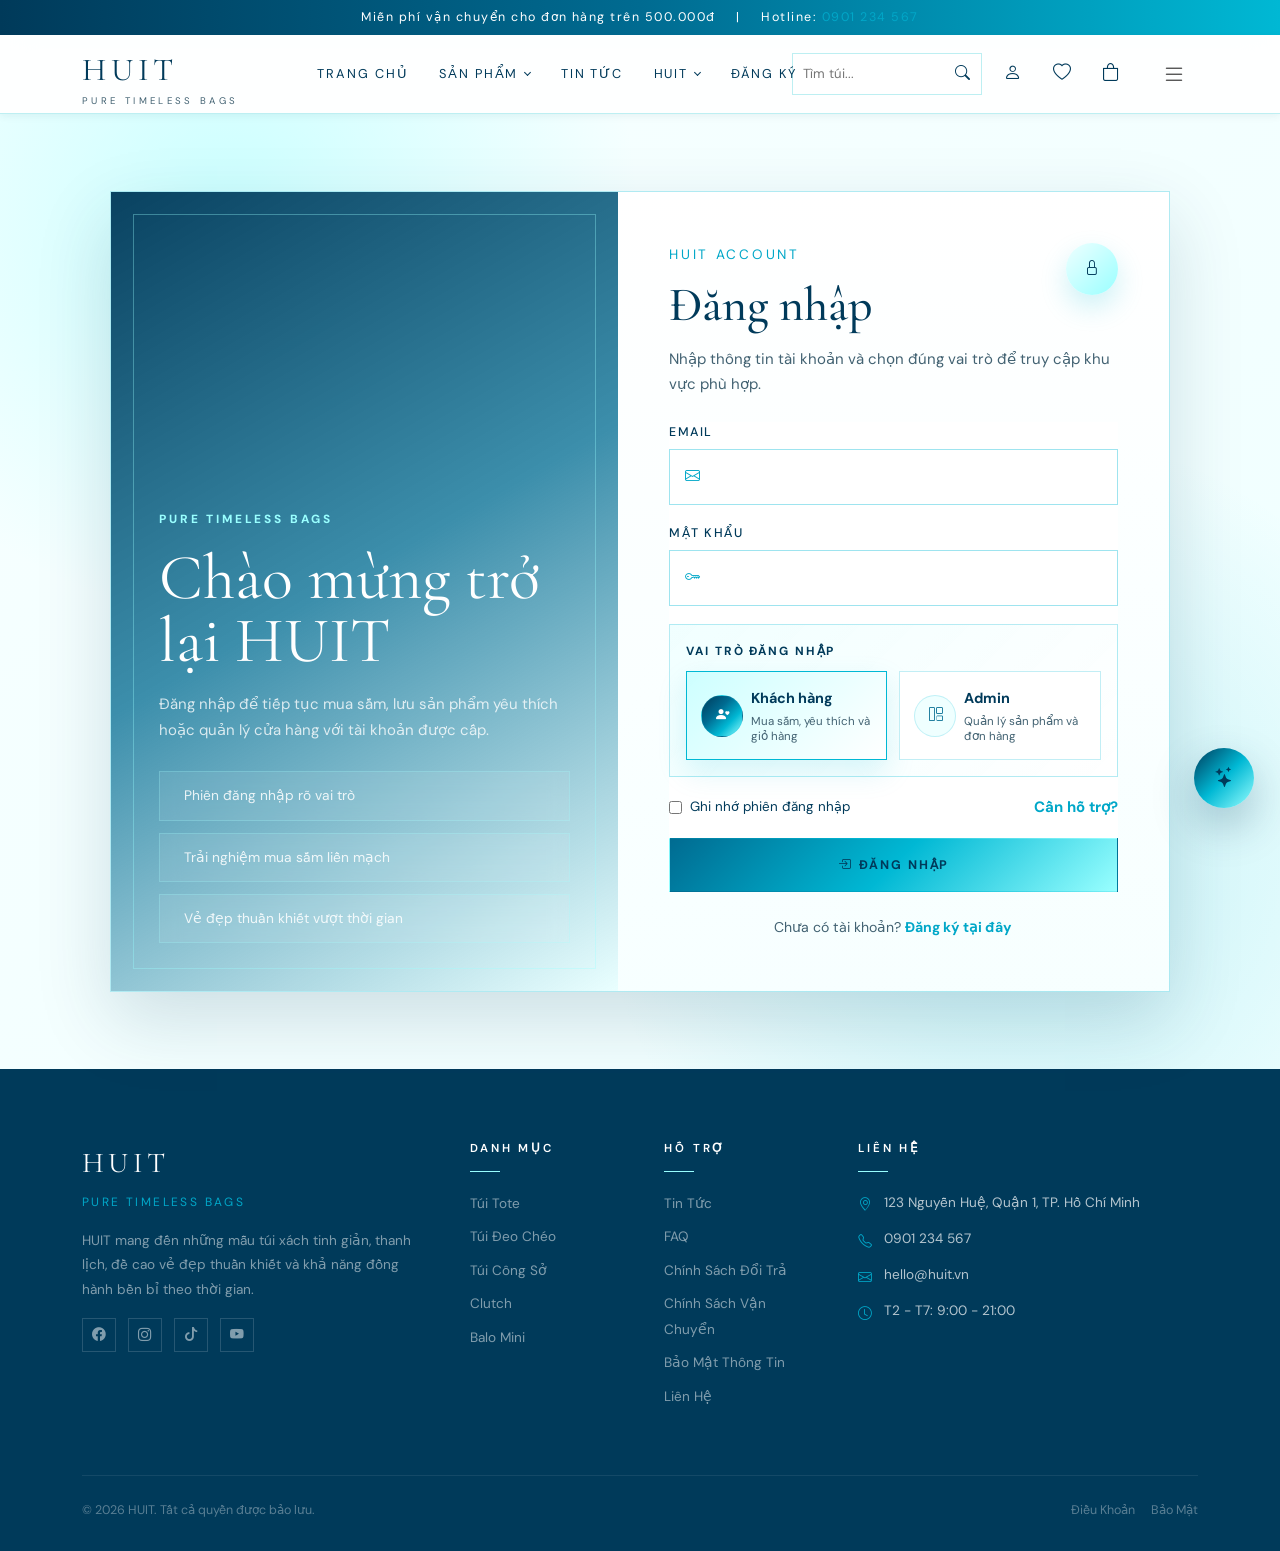
<file: TRANG_WEB_TUI_XACH/login.html>
<!DOCTYPE html>
<html lang="vi">
<head>
  <meta charset="UTF-8">
  <meta name="viewport" content="width=device-width, initial-scale=1.0">
  <title>Đăng Nhập – HUIT</title>
  <link rel="stylesheet" href="https://cdn.jsdelivr.net/npm/bootstrap@5.3.3/dist/css/bootstrap.min.css">
  <link rel="stylesheet" href="https://cdn.jsdelivr.net/npm/bootstrap-icons@1.11.3/font/bootstrap-icons.css">
  <link rel="stylesheet" href="assets/css/style.css">
  <link rel="stylesheet" href="assets/css/responsive.css">
  <link rel="stylesheet" href="assets/css/blue-theme.css">
</head>
<body>
  <div id="navbar-container"></div>

  <main class="auth-page login-auth-page">
    <section class="login-shell" aria-label="Khu vực đăng nhập HUIT">
      <div class="login-brand-panel">
        <div class="login-brand-content">
          <span class="login-kicker">Pure Timeless Bags</span>
          <h1>Chào mừng trở lại HUIT</h1>
          <p>Đăng nhập để tiếp tục mua sắm, lưu sản phẩm yêu thích hoặc quản lý cửa hàng với tài khoản được cấp.</p>
          <div class="login-benefits">
            <span><i></i> Phiên đăng nhập rõ vai trò</span>
            <span><i ></i> Trải nghiệm mua sắm liền mạch</span>
            <span><i ></i> Vẻ đẹp thuần khiết vượt thời gian</span>
          </div>
        </div>
      </div>

      <div class="auth-card login-card">
        <div class="login-card-head">
          <div>
            <div class="section-subtitle">HUIT Account</div>
            <h2>Đăng nhập</h2>
          </div>
          <span class="login-lock"><i class="bi bi-lock"></i></span>
        </div>
        <p class="login-intro">Nhập thông tin tài khoản và chọn đúng vai trò để truy cập khu vực phù hợp.</p>

        <div id="loginError" class="form-alert" style="display:none;"></div>

        <form id="loginForm" class="luxury-form compact login-form" novalidate>
          <div class="form-group-custom floating-field">
            <label class="form-label-custom" for="loginEmail">Email</label>
            <div class="login-input-wrap">
              <i class="bi bi-envelope"></i>
              <input id="loginEmail" class="form-control-custom" type="email" autocomplete="email" aria-label="Email đăng nhập">
            </div>
          </div>
          <div class="form-group-custom floating-field">
            <label class="form-label-custom" for="loginPassword">Mật khẩu</label>
            <div class="login-input-wrap">
              <i class="bi bi-key"></i>
              <input id="loginPassword" class="form-control-custom" type="password" autocomplete="current-password" aria-label="Mật khẩu đăng nhập">
            </div>
          </div>

          <div class="form-choice-block compact-choice login-role-box">
            <div class="option-label">Vai trò đăng nhập</div>
            <div class="choice-grid two login-role-grid">
              <label class="login-role-card">
                <input type="radio" name="loginRole" value="customer" checked>
                <span class="role-icon"><i class="bi bi-person-heart"></i></span>
                <span class="role-copy"><strong>Khách hàng</strong><small>Mua sắm, yêu thích và giỏ hàng</small></span>
              </label>
              <label class="login-role-card">
                <input type="radio" name="loginRole" value="admin">
                <span class="role-icon"><i class="bi bi-grid-1x2"></i></span>
                <span class="role-copy"><strong>Admin</strong><small>Quản lý sản phẩm và đơn hàng</small></span>
              </label>
            </div>
          </div>

          <div class="login-form-row">
            <label class="check-line login-remember">
              <input type="checkbox" id="rememberLogin"> Ghi nhớ phiên đăng nhập
            </label>
            <a href="contact.html" class="login-help-link">Cần hỗ trợ?</a>
          </div>

          <button class="btn-gold login-submit" type="submit"><i class="bi bi-box-arrow-in-right me-2"></i>Đăng Nhập</button>
        </form>

        <p class="text-center mt-4 mb-0 login-register-line">
          Chưa có tài khoản? <a href="register.html">Đăng ký tại đây</a>
        </p>
      </div>
    </section>
  </main>

  <div id="footer-container"></div>

  <script src="https://cdn.jsdelivr.net/npm/bootstrap@5.3.3/dist/js/bootstrap.bundle.min.js"></script>
  <script src="assets/js/data.js"></script>
  <script src="assets/js/helpers.js"></script>
  <script src="assets/js/main.js"></script>
  <script src="assets/js/login.js"></script>
  <script>
    renderNavbar('login');
    renderFooter();
  </script>
  <script src="assets/js/gemini-config.js"></script>
  <script src="assets/js/chatbot.js"></script>
</body>
</html>
</file>
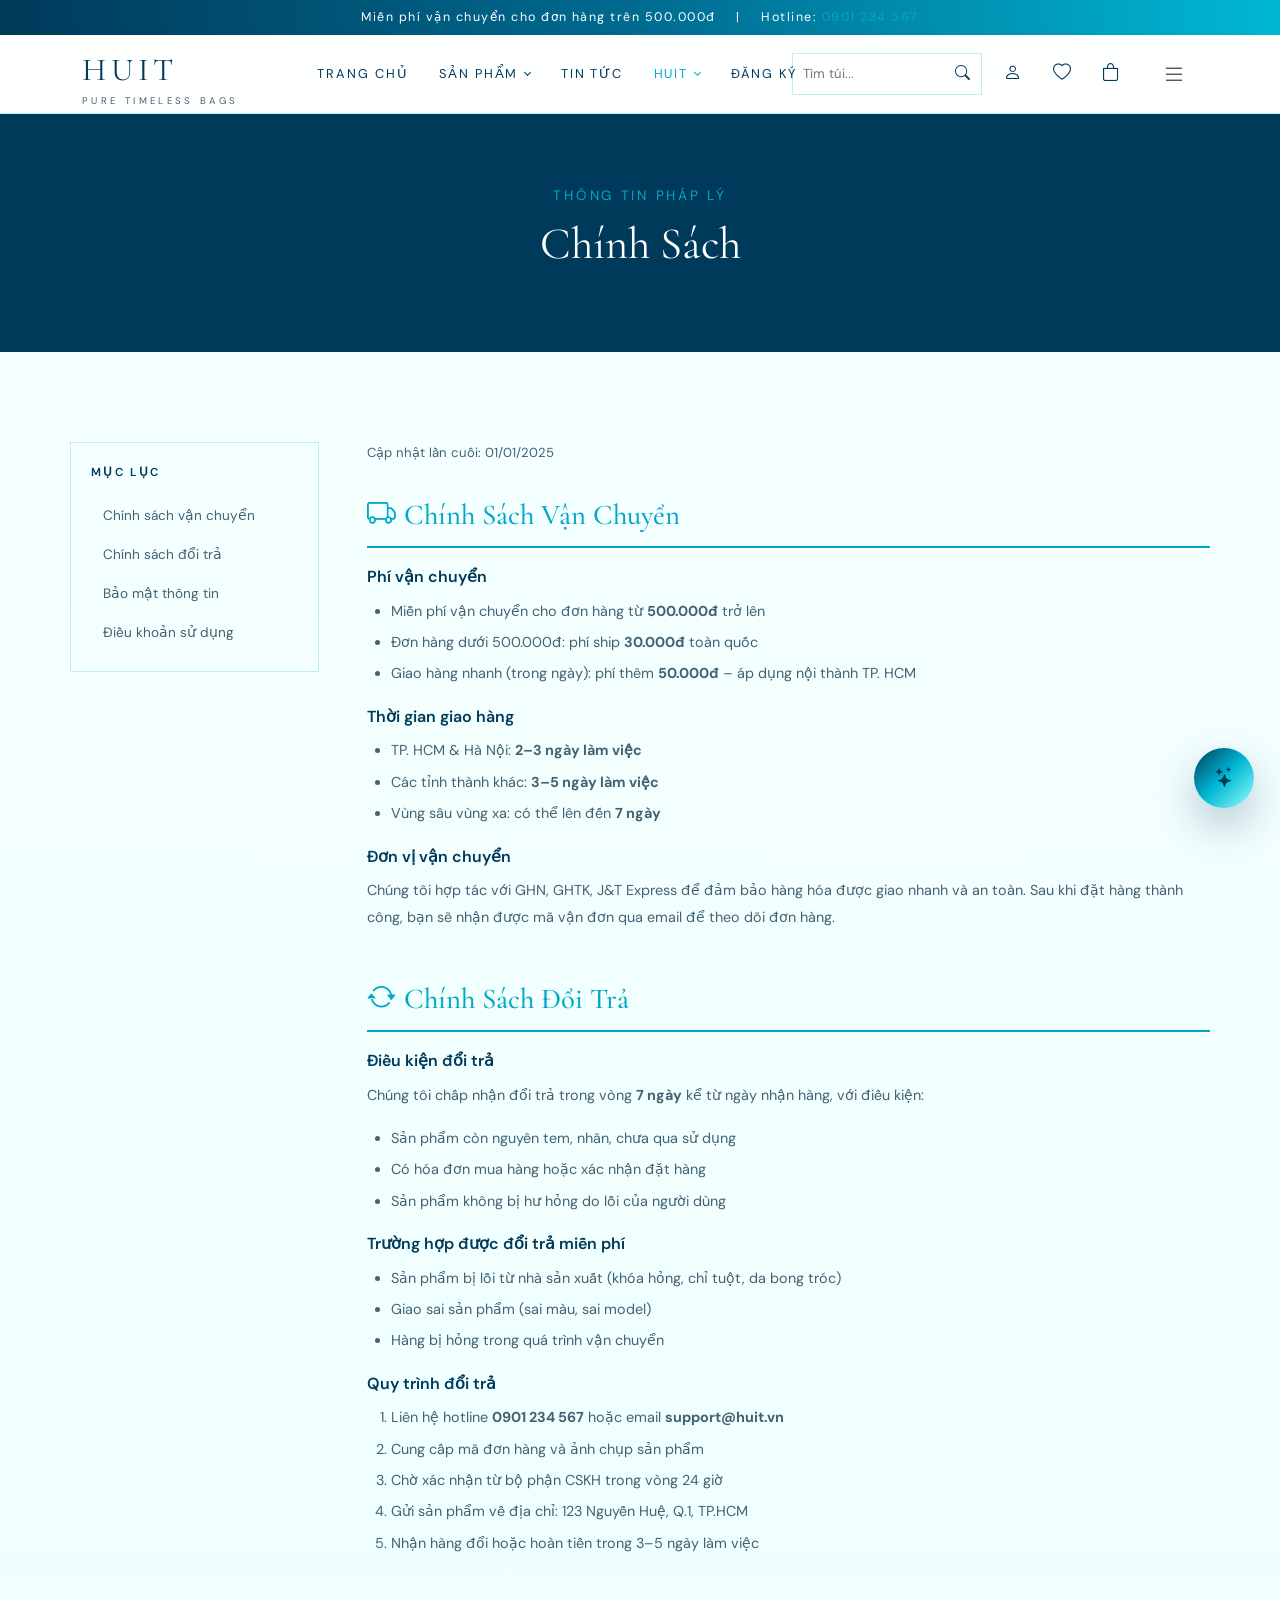
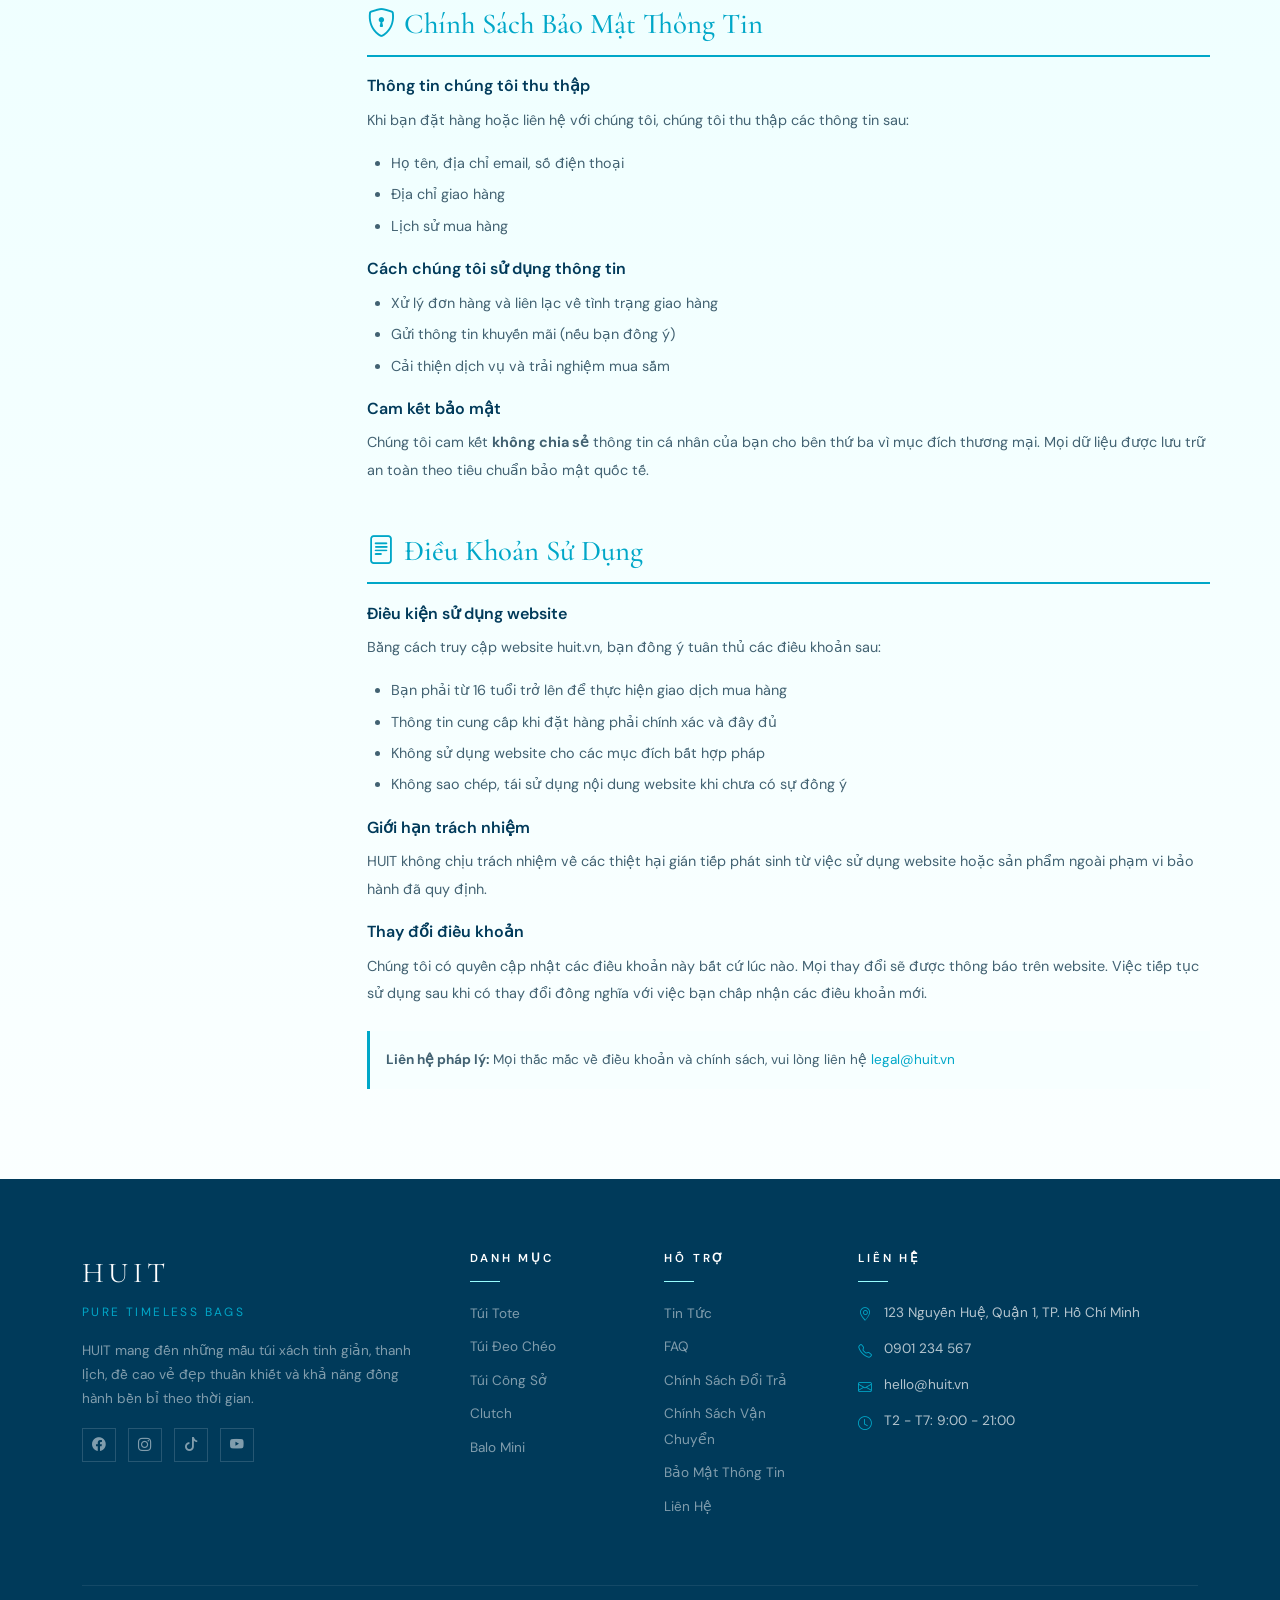
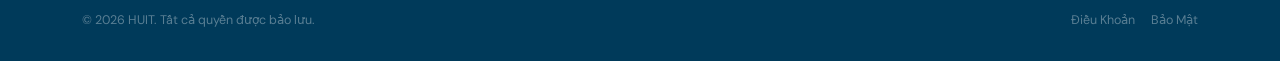
<file: TRANG_WEB_TUI_XACH/policy.html>
<!DOCTYPE html>
<html lang="vi">
<head>
  <meta charset="UTF-8">
  <meta name="viewport" content="width=device-width, initial-scale=1.0">
  <title>Chính Sách – HUIT</title>
  <link rel="stylesheet" href="https://cdn.jsdelivr.net/npm/bootstrap@5.3.3/dist/css/bootstrap.min.css">
  <link rel="stylesheet" href="https://cdn.jsdelivr.net/npm/bootstrap-icons@1.11.3/font/bootstrap-icons.css">
  <link rel="stylesheet" href="assets/css/style.css">
  <link rel="stylesheet" href="assets/css/responsive.css">
  <link rel="stylesheet" href="assets/css/blue-theme.css">
</head>
<body>

  <div id="navbar-container"></div>

  <div style="background:var(--primary);padding:70px 0;text-align:center;">
    <div class="section-subtitle" style="color:var(--secondary);">Thông Tin Pháp Lý</div>
    <h1 style="font-family:var(--font-display);font-size:2.8rem;color:#fff;font-weight:400;">Chính Sách</h1>
  </div>

  <div class="container section-padding">
    <div class="row g-5">
      <div class="col-lg-3">
        <div style="position:sticky;top:100px;border:1px solid var(--border);padding:20px;">
          <div style="font-size:0.72rem;letter-spacing:0.2em;text-transform:uppercase;font-weight:600;margin-bottom:1rem;">Mục Lục</div>
          <nav style="display:flex;flex-direction:column;gap:4px;">
            <a href="#shipping" class="policy-nav">Chính sách vận chuyển</a>
            <a href="#returns" class="policy-nav">Chính sách đổi trả</a>
            <a href="#privacy" class="policy-nav">Bảo mật thông tin</a>
            <a href="#terms" class="policy-nav">Điều khoản sử dụng</a>
          </nav>
        </div>
      </div>

      <div class="col-lg-9">
        <div style="font-size:0.82rem;color:var(--muted);margin-bottom:2rem;">Cập nhật lần cuối: 01/01/2025</div>

        <!-- Shipping -->
        <section id="shipping" class="mb-5 policy-section">
          <h2 class="policy-heading"><i class="bi bi-truck me-2"></i>Chính Sách Vận Chuyển</h2>
          <div class="policy-body">
            <h5>Phí vận chuyển</h5>
            <ul>
              <li>Miễn phí vận chuyển cho đơn hàng từ <strong>500.000đ</strong> trở lên</li>
              <li>Đơn hàng dưới 500.000đ: phí ship <strong>30.000đ</strong> toàn quốc</li>
              <li>Giao hàng nhanh (trong ngày): phí thêm <strong>50.000đ</strong> – áp dụng nội thành TP. HCM</li>
            </ul>
            <h5>Thời gian giao hàng</h5>
            <ul>
              <li>TP. HCM & Hà Nội: <strong>2–3 ngày làm việc</strong></li>
              <li>Các tỉnh thành khác: <strong>3–5 ngày làm việc</strong></li>
              <li>Vùng sâu vùng xa: có thể lên đến <strong>7 ngày</strong></li>
            </ul>
            <h5>Đơn vị vận chuyển</h5>
            <p>Chúng tôi hợp tác với GHN, GHTK, J&T Express để đảm bảo hàng hóa được giao nhanh và an toàn. Sau khi đặt hàng thành công, bạn sẽ nhận được mã vận đơn qua email để theo dõi đơn hàng.</p>
          </div>
        </section>

        <!-- Returns -->
        <section id="returns" class="mb-5 policy-section">
          <h2 class="policy-heading"><i class="bi bi-arrow-repeat me-2"></i>Chính Sách Đổi Trả</h2>
          <div class="policy-body">
            <h5>Điều kiện đổi trả</h5>
            <p>Chúng tôi chấp nhận đổi trả trong vòng <strong>7 ngày</strong> kể từ ngày nhận hàng, với điều kiện:</p>
            <ul>
              <li>Sản phẩm còn nguyên tem, nhãn, chưa qua sử dụng</li>
              <li>Có hóa đơn mua hàng hoặc xác nhận đặt hàng</li>
              <li>Sản phẩm không bị hư hỏng do lỗi của người dùng</li>
            </ul>
            <h5>Trường hợp được đổi trả miễn phí</h5>
            <ul>
              <li>Sản phẩm bị lỗi từ nhà sản xuất (khóa hỏng, chỉ tuột, da bong tróc)</li>
              <li>Giao sai sản phẩm (sai màu, sai model)</li>
              <li>Hàng bị hỏng trong quá trình vận chuyển</li>
            </ul>
            <h5>Quy trình đổi trả</h5>
            <ol>
              <li>Liên hệ hotline <strong>0901 234 567</strong> hoặc email <strong>support@huit.vn</strong></li>
              <li>Cung cấp mã đơn hàng và ảnh chụp sản phẩm</li>
              <li>Chờ xác nhận từ bộ phận CSKH trong vòng 24 giờ</li>
              <li>Gửi sản phẩm về địa chỉ: 123 Nguyễn Huệ, Q.1, TP.HCM</li>
              <li>Nhận hàng đổi hoặc hoàn tiền trong 3–5 ngày làm việc</li>
            </ol>
          </div>
        </section>

        <!-- Privacy -->
        <section id="privacy" class="mb-5 policy-section">
          <h2 class="policy-heading"><i class="bi bi-shield-lock me-2"></i>Chính Sách Bảo Mật Thông Tin</h2>
          <div class="policy-body">
            <h5>Thông tin chúng tôi thu thập</h5>
            <p>Khi bạn đặt hàng hoặc liên hệ với chúng tôi, chúng tôi thu thập các thông tin sau:</p>
            <ul>
              <li>Họ tên, địa chỉ email, số điện thoại</li>
              <li>Địa chỉ giao hàng</li>
              <li>Lịch sử mua hàng</li>
            </ul>
            <h5>Cách chúng tôi sử dụng thông tin</h5>
            <ul>
              <li>Xử lý đơn hàng và liên lạc về tình trạng giao hàng</li>
              <li>Gửi thông tin khuyến mãi (nếu bạn đồng ý)</li>
              <li>Cải thiện dịch vụ và trải nghiệm mua sắm</li>
            </ul>
            <h5>Cam kết bảo mật</h5>
            <p>Chúng tôi cam kết <strong>không chia sẻ</strong> thông tin cá nhân của bạn cho bên thứ ba vì mục đích thương mại. Mọi dữ liệu được lưu trữ an toàn theo tiêu chuẩn bảo mật quốc tế.</p>
          </div>
        </section>

        <!-- Terms -->
        <section id="terms" class="policy-section">
          <h2 class="policy-heading"><i class="bi bi-file-text me-2"></i>Điều Khoản Sử Dụng</h2>
          <div class="policy-body">
            <h5>Điều kiện sử dụng website</h5>
            <p>Bằng cách truy cập website huit.vn, bạn đồng ý tuân thủ các điều khoản sau:</p>
            <ul>
              <li>Bạn phải từ 16 tuổi trở lên để thực hiện giao dịch mua hàng</li>
              <li>Thông tin cung cấp khi đặt hàng phải chính xác và đầy đủ</li>
              <li>Không sử dụng website cho các mục đích bất hợp pháp</li>
              <li>Không sao chép, tái sử dụng nội dung website khi chưa có sự đồng ý</li>
            </ul>
            <h5>Giới hạn trách nhiệm</h5>
            <p>HUIT không chịu trách nhiệm về các thiệt hại gián tiếp phát sinh từ việc sử dụng website hoặc sản phẩm ngoài phạm vi bảo hành đã quy định.</p>
            <h5>Thay đổi điều khoản</h5>
            <p>Chúng tôi có quyền cập nhật các điều khoản này bất cứ lúc nào. Mọi thay đổi sẽ được thông báo trên website. Việc tiếp tục sử dụng sau khi có thay đổi đồng nghĩa với việc bạn chấp nhận các điều khoản mới.</p>
            <div style="margin-top:1.5rem;padding:16px;background:var(--cream);border-left:3px solid var(--secondary);font-size:0.85rem;">
              <strong>Liên hệ pháp lý:</strong> Mọi thắc mắc về điều khoản và chính sách, vui lòng liên hệ
              <a href="mailto:legal@huit.vn" style="color:var(--secondary);">legal@huit.vn</a>
            </div>
          </div>
        </section>
      </div>
    </div>
  </div>

  <div id="footer-container"></div>

  <style>
    .policy-nav {
      font-size: 0.85rem;
      color: var(--muted);
      padding: 6px 10px;
      border-left: 2px solid transparent;
      transition: all 0.3s;
      display: block;
      text-decoration: none;
    }
    .policy-nav:hover {
      border-color: var(--secondary);
      color: var(--secondary);
      padding-left: 14px;
    }
    .policy-heading {
      font-family: var(--font-display);
      font-size: 1.8rem;
      font-weight: 500;
      margin-bottom: 1.2rem;
      padding-bottom: 0.8rem;
      border-bottom: 2px solid var(--secondary);
      color: var(--secondary);
    }
    .policy-body {
      font-size: 0.9rem;
      color: var(--muted);
      line-height: 1.9;
    }
    .policy-body h5 {
      color: var(--primary);
      margin: 1.2rem 0 0.6rem;
      font-size: 1rem;
      font-family: var(--font-body);
      font-weight: 600;
    }
    .policy-body ul, .policy-body ol {
      padding-left: 1.5rem;
      margin-bottom: 1rem;
    }
    .policy-body li {
      margin-bottom: 4px;
    }
  </style>

  <script src="https://cdn.jsdelivr.net/npm/bootstrap@5.3.3/dist/js/bootstrap.bundle.min.js"></script>
  <script src="assets/js/data.js"></script>
  <script src="assets/js/helpers.js"></script>
  <script src="assets/js/main.js"></script>
  <script>
    renderNavbar('policy');
    renderFooter();
  </script>
  <script src="assets/js/gemini-config.js"></script>
  <script src="assets/js/chatbot.js"></script>
</body>
</html>
</file>
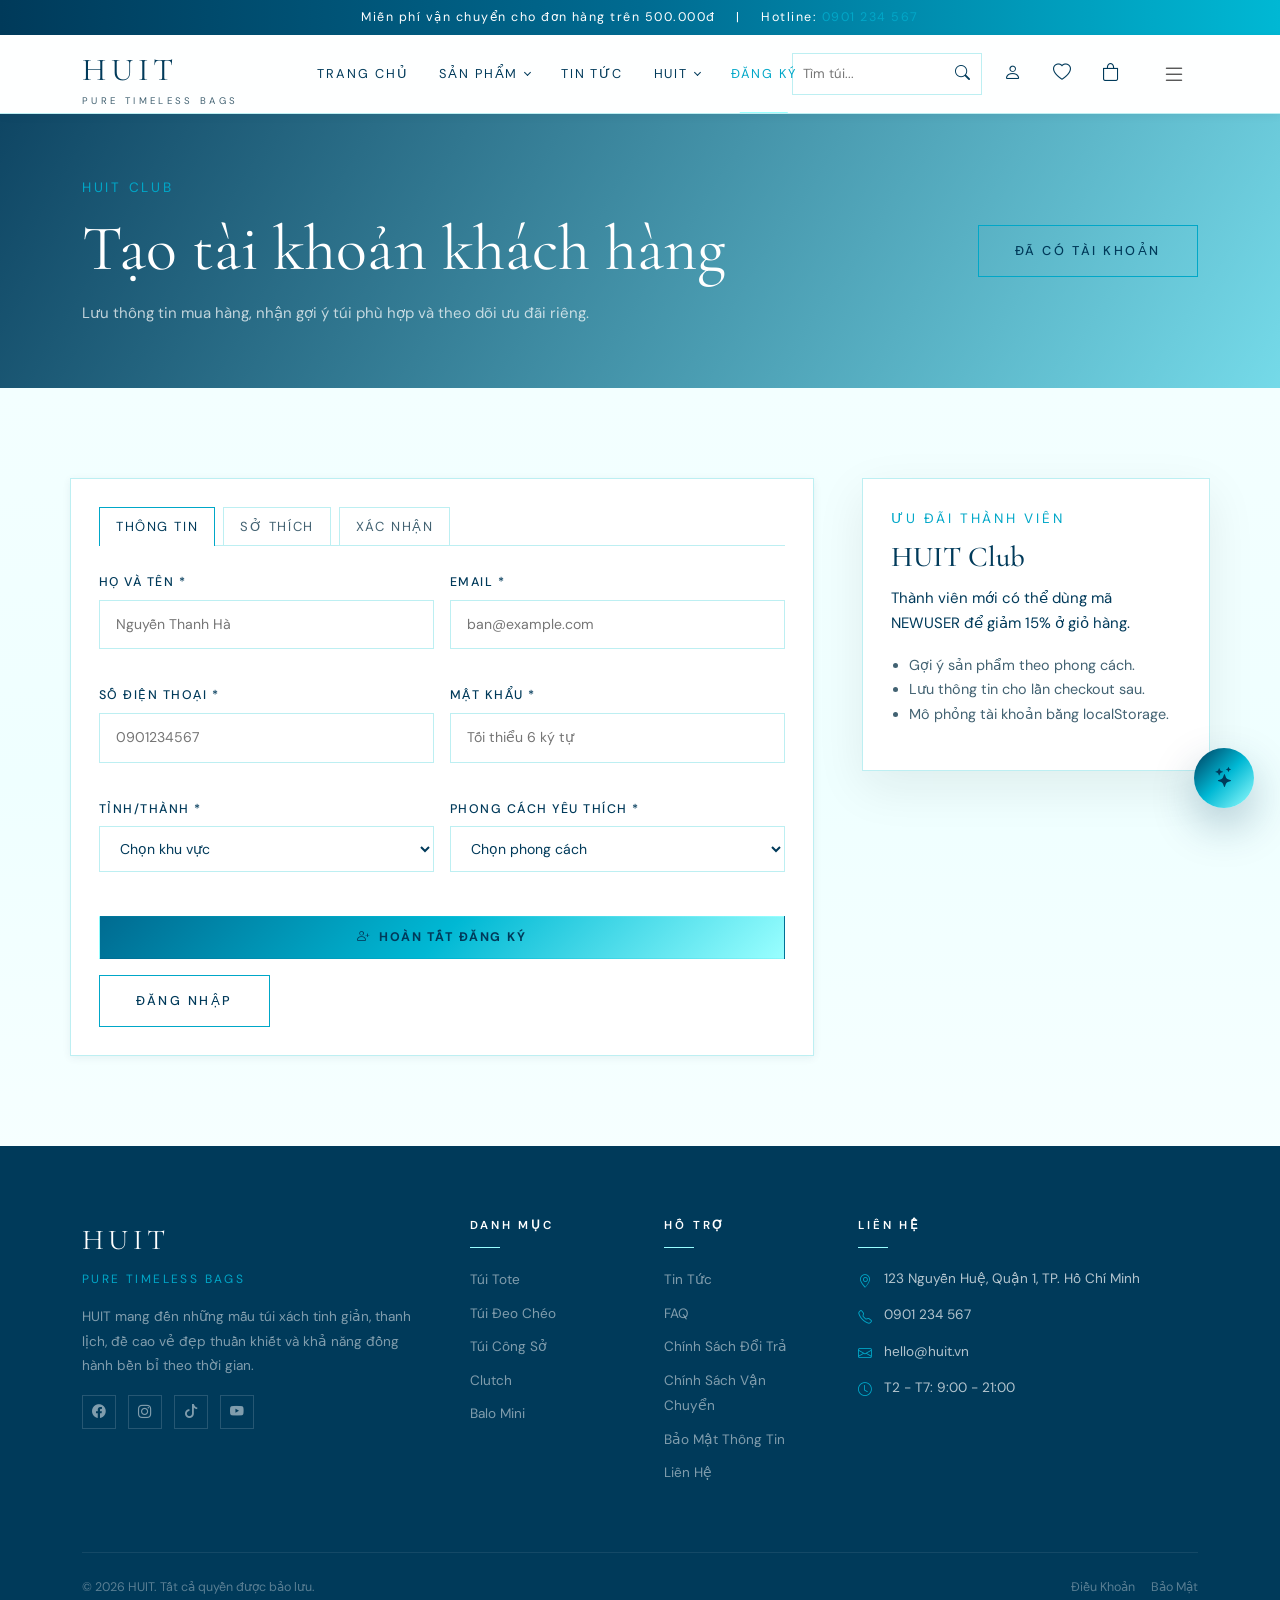
<file: TRANG_WEB_TUI_XACH/register.html>
<!DOCTYPE html>
<html lang="vi">
<head>
  <meta charset="UTF-8">
  <meta name="viewport" content="width=device-width, initial-scale=1.0">
  <title>Đăng Ký – HUIT</title>
  <link rel="stylesheet" href="https://cdn.jsdelivr.net/npm/bootstrap@5.3.3/dist/css/bootstrap.min.css">
  <link rel="stylesheet" href="https://cdn.jsdelivr.net/npm/bootstrap-icons@1.11.3/font/bootstrap-icons.css">
  <link rel="stylesheet" href="assets/css/style.css">
  <link rel="stylesheet" href="assets/css/responsive.css">
  <link rel="stylesheet" href="assets/css/blue-theme.css">
</head>
<body>
  <div id="navbar-container"></div>

  <section class="auth-hero">
    <div class="container">
      <div class="auth-hero-inner">
        <div>
          <div class="section-subtitle">HUIT Club</div>
          <h1>Tạo tài khoản khách hàng</h1>
          <p>Lưu thông tin mua hàng, nhận gợi ý túi phù hợp và theo dõi ưu đãi riêng.</p>
        </div>
        <a href="login.html" class="btn-outline-custom">Đã có tài khoản</a>
      </div>
    </div>
  </section>

  <main class="container section-padding">
    <div class="row g-5">
      <div class="col-lg-8">
        <form id="registerForm" class="luxury-form" novalidate>
          <ul class="nav nav-tabs form-tabs" id="registerTabs" role="tablist">
            <li class="nav-item" role="presentation">
              <button class="nav-link active" id="info-tab" data-bs-toggle="tab" data-bs-target="#infoPane" type="button" role="tab">Thông tin</button>
            </li>
            <li class="nav-item" role="presentation">
              <button class="nav-link" id="preference-tab" data-bs-toggle="tab" data-bs-target="#preferencePane" type="button" role="tab">Sở thích</button>
            </li>
            <li class="nav-item" role="presentation">
              <button class="nav-link" id="confirm-tab" data-bs-toggle="tab" data-bs-target="#confirmPane" type="button" role="tab">Xác nhận</button>
            </li>
          </ul>

          <div class="tab-content form-tab-content">
            <section class="tab-pane fade show active" id="infoPane" role="tabpanel">
              <div class="row g-3">
                <div class="col-md-6 form-group-custom">
                  <label class="form-label-custom" for="regFullname">Họ và tên *</label>
                  <input id="regFullname" class="form-control-custom" type="text" placeholder="Nguyễn Thanh Hà">
                  <div class="form-error" id="regFullnameError"></div>
                </div>
                <div class="col-md-6 form-group-custom">
                  <label class="form-label-custom" for="regEmail">Email *</label>
                  <input id="regEmail" class="form-control-custom" type="email" placeholder="ban@example.com">
                  <div class="form-error" id="regEmailError"></div>
                </div>
                <div class="col-md-6 form-group-custom">
                  <label class="form-label-custom" for="regPhone">Số điện thoại *</label>
                  <input id="regPhone" class="form-control-custom" type="tel" placeholder="0901234567">
                  <div class="form-error" id="regPhoneError"></div>
                </div>
                <div class="col-md-6 form-group-custom">
                  <label class="form-label-custom" for="regPassword">Mật khẩu *</label>
                  <input id="regPassword" class="form-control-custom" type="password" placeholder="Tối thiểu 6 ký tự">
                  <div class="form-error" id="regPasswordError"></div>
                </div>
                <div class="col-md-6 form-group-custom">
                  <label class="form-label-custom" for="regCity">Tỉnh/thành *</label>
                  <select id="regCity" class="form-control-custom">
                    <option value="">Chọn khu vực</option>
                    <option>TP. Hồ Chí Minh</option>
                    <option>Hà Nội</option>
                    <option>Đà Nẵng</option>
                    <option>Cần Thơ</option>
                    <option>Tỉnh thành khác</option>
                  </select>
                  <div class="form-error" id="regCityError"></div>
                </div>
                <div class="col-md-6 form-group-custom">
                  <label class="form-label-custom" for="regStyle">Phong cách yêu thích *</label>
                  <select id="regStyle" class="form-control-custom">
                    <option value="">Chọn phong cách</option>
                    <option>Tối giản</option>
                    <option>Công sở thanh lịch</option>
                    <option>Dạ tiệc</option>
                    <option>Năng động hằng ngày</option>
                  </select>
                  <div class="form-error" id="regStyleError"></div>
                </div>
              </div>
            </section>

            <section class="tab-pane fade" id="preferencePane" role="tabpanel">
              <div class="form-choice-block">
                <div class="option-label">Radio nhóm 1: Đối tượng sử dụng</div>
                <div class="choice-grid">
                  <label><input type="radio" name="regGender" value="Nữ"> Nữ</label>
                  <label><input type="radio" name="regGender" value="Nam"> Nam</label>
                  <label><input type="radio" name="regGender" value="Unisex"> Unisex</label>
                </div>
              </div>
              <div class="form-choice-block">
                <div class="option-label">Radio nhóm 2: Nhóm khách hàng</div>
                <div class="choice-grid">
                  <label><input type="radio" name="regCustomerType" value="Sinh viên"> Sinh viên</label>
                  <label><input type="radio" name="regCustomerType" value="Nhân viên văn phòng"> Nhân viên văn phòng</label>
                  <label><input type="radio" name="regCustomerType" value="Khách VIP"> Khách VIP</label>
                </div>
              </div>
              <div class="form-choice-block">
                <div class="option-label">Checkbox nhóm 1: Danh mục quan tâm</div>
                <div class="choice-grid">
                  <label><input type="checkbox" name="regInterest" value="Túi Tote"> Túi Tote</label>
                  <label><input type="checkbox" name="regInterest" value="Đeo chéo"> Đeo chéo</label>
                  <label><input type="checkbox" name="regInterest" value="Công sở"> Công sở</label>
                  <label><input type="checkbox" name="regInterest" value="Clutch"> Clutch</label>
                </div>
              </div>
              <div class="form-choice-block">
                <div class="option-label">Checkbox nhóm 2: Kênh nhận tin</div>
                <div class="choice-grid">
                  <label><input type="checkbox" name="regChannel" value="Email"> Email</label>
                  <label><input type="checkbox" name="regChannel" value="SMS"> SMS</label>
                  <label><input type="checkbox" name="regChannel" value="Zalo"> Zalo</label>
                </div>
              </div>
              <label class="check-line">
                <input type="checkbox" id="regNewsletter"> Nhận newsletter và ưu đãi mới
              </label>
            </section>

            <section class="tab-pane fade" id="confirmPane" role="tabpanel">
              <div class="preview-card">
                <h2>Thông tin đã nhập</h2>
                <div id="registerPreview"></div>
              </div>
              <div id="registerSuccess" class="success-inline" style="display:none;">
                <i class="bi bi-check-circle"></i> Tài khoản đã được tạo và đăng nhập tự động.
              </div>
            </section>
          </div>

          <div class="d-flex gap-3 flex-wrap mt-4">
            <button class="btn-gold" type="submit"><i class="bi bi-person-plus me-2"></i>Hoàn Tất Đăng Ký</button>
            <a class="btn-outline-custom" href="login.html">Đăng Nhập</a>
          </div>
        </form>
      </div>

      <aside class="col-lg-4">
        <div class="sticky-note">
          <div class="section-subtitle">Ưu đãi thành viên</div>
          <h2>HUIT Club</h2>
          <p>Thành viên mới có thể dùng mã NEWUSER để giảm 15% ở giỏ hàng.</p>
          <ul>
            <li>Gợi ý sản phẩm theo phong cách.</li>
            <li>Lưu thông tin cho lần checkout sau.</li>
            <li>Mô phỏng tài khoản bằng localStorage.</li>
          </ul>
        </div>
      </aside>
    </div>
  </main>

  <div id="footer-container"></div>

  <script src="https://cdn.jsdelivr.net/npm/bootstrap@5.3.3/dist/js/bootstrap.bundle.min.js"></script>
  <script src="assets/js/data.js"></script>
  <script src="assets/js/helpers.js"></script>
  <script src="assets/js/main.js"></script>
  <script src="assets/js/register.js"></script>
  <script>
    renderNavbar('register');
    renderFooter();
  </script>
  <script src="assets/js/gemini-config.js"></script>
  <script src="assets/js/chatbot.js"></script>
</body>
</html>
</file>
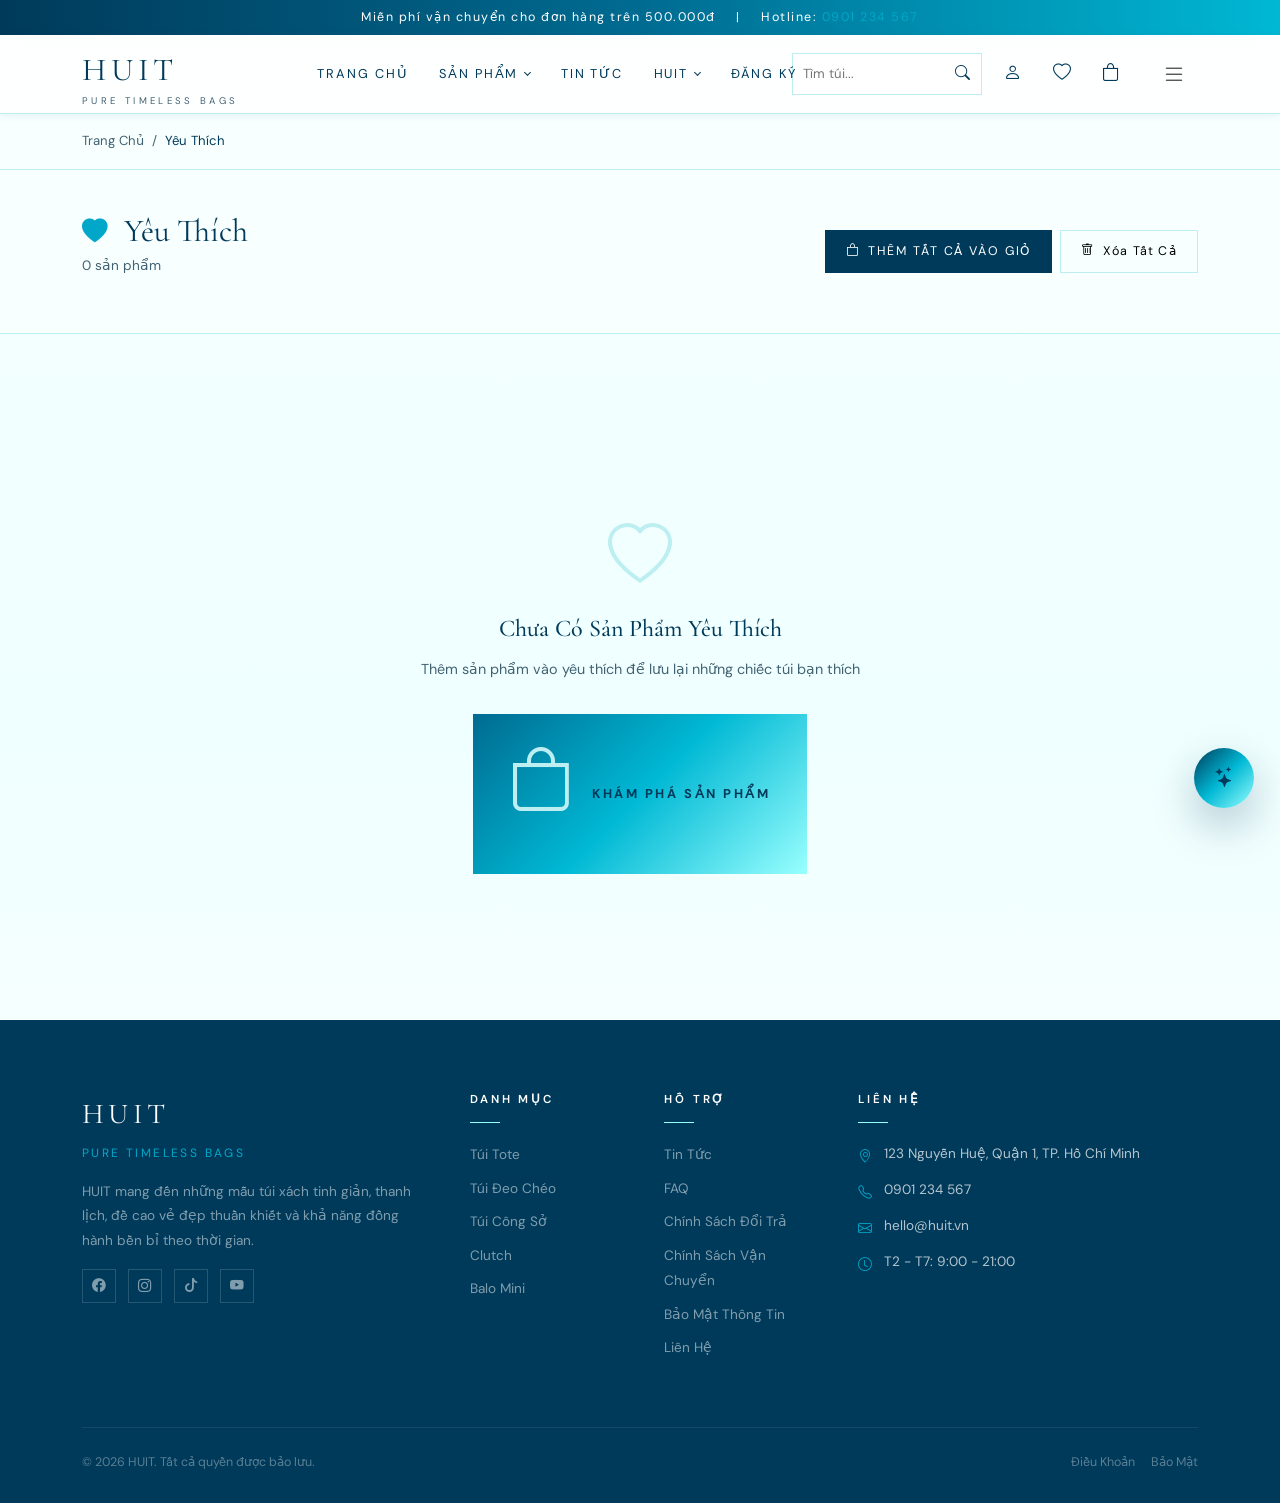
<file: TRANG_WEB_TUI_XACH/wishlist.html>
<!DOCTYPE html>
<html lang="vi">
<head>
  <meta charset="UTF-8">
  <meta name="viewport" content="width=device-width, initial-scale=1.0">
  <title>Yêu Thích – HUIT</title>
  <link rel="stylesheet" href="https://cdn.jsdelivr.net/npm/bootstrap@5.3.3/dist/css/bootstrap.min.css">
  <link rel="stylesheet" href="https://cdn.jsdelivr.net/npm/bootstrap-icons@1.11.3/font/bootstrap-icons.css">
  <link rel="stylesheet" href="assets/css/style.css">
  <link rel="stylesheet" href="assets/css/responsive.css">
  <link rel="stylesheet" href="assets/css/blue-theme.css">
</head>
<body>

  <div id="navbar-container"></div>

  <div class="breadcrumb-section">
    <div class="container">
      <nav aria-label="breadcrumb">
        <ol class="breadcrumb">
          <li class="breadcrumb-item"><a href="index.html">Trang Chủ</a></li>
          <li class="breadcrumb-item active">Yêu Thích</li>
        </ol>
      </nav>
    </div>
  </div>

  <div style="background:var(--cream);padding:40px 0;border-bottom:1px solid var(--border);">
    <div class="container">
      <div class="d-flex justify-content-between align-items-center flex-wrap gap-3">
        <div>
          <h1 style="font-family:var(--font-display);font-size:2rem;font-weight:400;margin-bottom:0.2rem;">
            <i class="bi bi-heart-fill me-3" style="color:var(--secondary);font-size:1.6rem;"></i>Yêu Thích
          </h1>
          <p style="color:var(--muted);font-size:0.85rem;"><span id="wishlistCount">0</span> sản phẩm</p>
        </div>
        <div class="d-flex gap-2 flex-wrap">
          <button onclick="addAllToCart()" class="btn-dark-custom" style="padding:10px 20px;font-size:0.78rem;">
            <i class="bi bi-bag me-2"></i>Thêm Tất Cả Vào Giỏ
          </button>
          <button onclick="clearWishlist()" style="background:none;border:1px solid var(--border);padding:10px 20px;font-size:0.78rem;cursor:pointer;letter-spacing:0.1em;font-family:var(--font-body);transition:all 0.3s;" onmouseover="this.style.borderColor='var(--danger)';this.style.color='var(--danger)'" onmouseout="this.style.borderColor='var(--border)';this.style.color='inherit'">
            <i class="bi bi-trash me-2"></i>Xóa Tất Cả
          </button>
        </div>
      </div>
    </div>
  </div>

  <div class="container section-padding">
    <!-- Empty State -->
    <div id="wishlistEmpty" style="display:none;" class="empty-state">
      <i class="bi bi-heart"></i>
      <h4>Chưa Có Sản Phẩm Yêu Thích</h4>
      <p>Thêm sản phẩm vào yêu thích để lưu lại những chiếc túi bạn thích</p>
      <a href="products.html" class="btn-primary-custom mt-3" style="display:inline-flex;">
        <i class="bi bi-bag me-2"></i>Khám Phá Sản Phẩm
      </a>
    </div>

    <!-- Wishlist Grid -->
    <div class="row g-4" id="wishlistGrid"></div>
  </div>

  <div id="footer-container"></div>

  <script src="https://cdn.jsdelivr.net/npm/bootstrap@5.3.3/dist/js/bootstrap.bundle.min.js"></script>
  <script src="assets/js/data.js"></script>
  <script src="assets/js/helpers.js"></script>
  <script src="assets/js/main.js"></script>
  <script src="assets/js/wishlist.js"></script>
  <script>
    renderNavbar('wishlist');
    renderFooter();
  </script>
  <script src="assets/js/gemini-config.js"></script>
  <script src="assets/js/chatbot.js"></script>
</body>
</html>
</file>
<file: TRANG_WEB_TUI_XACH/assets/css/style.css>
/* ===== GOOGLE FONTS ===== */
@import url('https://fonts.googleapis.com/css2?family=Cormorant+Garamond:ital,wght@0,300;0,400;0,500;0,600;1,300;1,400&family=DM+Sans:wght@300;400;500;600&family=Playfair+Display:ital,wght@0,400;0,600;1,400&display=swap');

/* ===== CSS VARIABLES ===== */
:root {
  --primary: #1F1A17;
  --secondary: #B8860B;
  --accent: #C9A227;
  --light: #FAF7F2;
  --cream: #FFF9F2;
  --muted: #756a60;
  --border: #e8e0d0;
  --white: #ffffff;
  --danger: #B23A48;
  --success: #27ae60;

  --font-display: 'Cormorant Garamond', serif;
  --font-body: 'DM Sans', sans-serif;
  --font-heading: 'Playfair Display', serif;

  --shadow-sm: 0 2px 8px rgba(0,0,0,0.06);
  --shadow-md: 0 8px 24px rgba(0,0,0,0.1);
  --shadow-lg: 0 20px 48px rgba(0,0,0,0.14);
  --transition: all 0.3s ease;
  --radius: 4px;
}

/* ===== RESET & BASE ===== */
*, *::before, *::after {
  box-sizing: border-box;
  margin: 0;
  padding: 0;
}

html {
  scroll-behavior: smooth;
}

body {
  font-family: var(--font-body);
  font-size: 15px;
  line-height: 1.7;
  color: var(--primary);
  background-color: var(--light);
  overflow-x: hidden;
}

a {
  text-decoration: none;
  color: inherit;
  transition: var(--transition);
}

img {
  max-width: 100%;
  height: auto;
}

/* ===== TYPOGRAPHY ===== */
h1, h2, h3, h4, h5, h6 {
  font-family: var(--font-display);
  font-weight: 500;
  line-height: 1.3;
}

.section-title {
  font-family: var(--font-display);
  font-size: 2.4rem;
  font-weight: 400;
  color: var(--primary);
  letter-spacing: 0.02em;
}

.section-subtitle {
  font-family: var(--font-body);
  font-size: 0.85rem;
  letter-spacing: 0.2em;
  text-transform: uppercase;
  color: var(--secondary);
  margin-bottom: 0.5rem;
}

.section-divider {
  width: 60px;
  height: 1px;
  background: var(--secondary);
  margin: 1.2rem auto;
}

/* ===== SCROLLBAR ===== */
::-webkit-scrollbar { width: 6px; }
::-webkit-scrollbar-track { background: var(--light); }
::-webkit-scrollbar-thumb { background: var(--border); border-radius: 3px; }
::-webkit-scrollbar-thumb:hover { background: var(--secondary); }

/* ===== NAVBAR ===== */
.navbar-custom {
  background: var(--white);
  border-bottom: 1px solid var(--border);
  padding: 0;
  position: sticky;
  top: 0;
  z-index: 1000;
  box-shadow: var(--shadow-sm);
}

.navbar-top {
  background: var(--primary);
  color: var(--white);
  font-size: 0.78rem;
  letter-spacing: 0.12em;
  padding: 7px 0;
  text-align: center;
}

.navbar-top a {
  color: var(--secondary);
}

.navbar-brand-text {
  font-family: var(--font-display);
  font-size: 2rem;
  font-weight: 400;
  letter-spacing: 0.15em;
  color: var(--primary) !important;
  text-transform: uppercase;
}

.navbar-brand-sub {
  font-size: 0.6rem;
  letter-spacing: 0.35em;
  color: var(--muted);
  text-transform: uppercase;
  display: block;
  line-height: 1;
  margin-top: -2px;
}

.nav-link-custom {
  font-family: var(--font-body);
  font-size: 0.8rem;
  letter-spacing: 0.15em;
  text-transform: uppercase;
  color: var(--primary) !important;
  padding: 0.8rem 1.1rem !important;
  position: relative;
}

.nav-link-custom::after {
  content: '';
  position: absolute;
  bottom: 0;
  left: 50%;
  transform: translateX(-50%);
  width: 0;
  height: 1px;
  background: var(--secondary);
  transition: var(--transition);
}

.nav-link-custom:hover::after,
.nav-link-custom.active::after {
  width: 60%;
}

.nav-link-custom:hover,
.nav-link-custom.active {
  color: var(--secondary) !important;
}

.nav-icons a {
  position: relative;
  color: var(--primary);
  font-size: 1.1rem;
  padding: 0.4rem 0.6rem;
  display: inline-flex;
  align-items: center;
}

.nav-icons a:hover {
  color: var(--secondary);
}

.cart-badge, .wishlist-badge {
  position: absolute;
  top: 0px;
  right: 0px;
  background: var(--secondary);
  color: var(--white);
  font-size: 0.6rem;
  width: 16px;
  height: 16px;
  border-radius: 50%;
  display: flex;
  align-items: center;
  justify-content: center;
  font-weight: 600;
}

/* ===== HERO/BANNER ===== */
.hero-section {
  position: relative;
  min-height: 90vh;
  background: var(--primary);
  display: flex;
  align-items: center;
  overflow: hidden;
}

.hero-bg {
  position: absolute;
  inset: 0;
  background: linear-gradient(135deg, #1a1a1a 0%, #2d2420 50%, #1a1a1a 100%);
}

.hero-img {
  position: absolute;
  right: 0;
  top: 0;
  width: 55%;
  height: 100%;
  object-fit: cover;
  opacity: 0.6;
}

.hero-content {
  position: relative;
  z-index: 2;
  color: var(--white);
}

.hero-badge {
  display: inline-block;
  font-size: 0.7rem;
  letter-spacing: 0.3em;
  text-transform: uppercase;
  color: var(--secondary);
  border: 1px solid var(--secondary);
  padding: 6px 18px;
  margin-bottom: 1.5rem;
}

.hero-title {
  font-family: var(--font-display);
  font-size: clamp(2.5rem, 6vw, 5rem);
  font-weight: 300;
  line-height: 1.1;
  margin-bottom: 1.5rem;
}

.hero-title em {
  font-style: italic;
  color: var(--secondary);
}

.hero-desc {
  font-size: 1rem;
  color: rgba(255,255,255,0.7);
  max-width: 440px;
  margin-bottom: 2.5rem;
  line-height: 1.8;
}

/* ===== BUTTONS ===== */
.btn-primary-custom {
  background: var(--secondary);
  color: var(--white);
  border: none;
  padding: 14px 36px;
  font-size: 0.8rem;
  letter-spacing: 0.2em;
  text-transform: uppercase;
  font-family: var(--font-body);
  font-weight: 500;
  cursor: pointer;
  transition: var(--transition);
  display: inline-flex;
  align-items: center;
  gap: 8px;
}

.btn-primary-custom:hover {
  background: var(--accent);
  color: var(--white);
  transform: translateY(-2px);
  box-shadow: 0 8px 20px rgba(201, 169, 110, 0.3);
}

.btn-outline-custom {
  background: transparent;
  color: var(--white);
  border: 1px solid rgba(255,255,255,0.4);
  padding: 14px 36px;
  font-size: 0.8rem;
  letter-spacing: 0.2em;
  text-transform: uppercase;
  font-family: var(--font-body);
  font-weight: 500;
  cursor: pointer;
  transition: var(--transition);
  display: inline-flex;
  align-items: center;
  gap: 8px;
}

.btn-outline-custom:hover {
  border-color: var(--secondary);
  color: var(--secondary);
}

.btn-dark-custom {
  background: var(--primary);
  color: var(--white);
  border: 1px solid var(--primary);
  padding: 12px 28px;
  font-size: 0.78rem;
  letter-spacing: 0.15em;
  text-transform: uppercase;
  font-family: var(--font-body);
  cursor: pointer;
  transition: var(--transition);
}

.btn-dark-custom:hover {
  background: transparent;
  color: var(--primary);
}

.btn-gold {
  background: var(--secondary);
  color: var(--white);
  border: 1px solid var(--secondary);
  padding: 10px 24px;
  font-size: 0.78rem;
  letter-spacing: 0.15em;
  text-transform: uppercase;
  font-family: var(--font-body);
  cursor: pointer;
  transition: var(--transition);
  width: 100%;
}

.btn-gold:hover {
  background: var(--accent);
  border-color: var(--accent);
}

/* ===== PRODUCT CARD ===== */
.product-card {
  background: var(--white);
  border: 1px solid var(--border);
  overflow: hidden;
  transition: var(--transition);
  position: relative;
  height: 100%;
}

.product-card:hover {
  box-shadow: var(--shadow-md);
  transform: translateY(-4px);
}

.product-card-img-wrapper {
  position: relative;
  overflow: hidden;
  aspect-ratio: 3/4;
  background: var(--cream);
}

.product-card-img {
  width: 100%;
  height: 100%;
  object-fit: cover;
  transition: transform 0.6s ease;
}

.product-card:hover .product-card-img {
  transform: scale(1.06);
}

.product-badges {
  position: absolute;
  top: 12px;
  left: 12px;
  display: flex;
  flex-direction: column;
  gap: 5px;
}

.badge-new {
  background: var(--primary);
  color: var(--white);
  font-size: 0.6rem;
  letter-spacing: 0.15em;
  text-transform: uppercase;
  padding: 3px 10px;
}

.badge-sale {
  background: var(--danger);
  color: var(--white);
  font-size: 0.6rem;
  letter-spacing: 0.1em;
  padding: 3px 10px;
}

.product-actions {
  position: absolute;
  top: 12px;
  right: 12px;
  display: flex;
  flex-direction: column;
  gap: 6px;
  opacity: 0;
  transform: translateX(10px);
  transition: var(--transition);
}

.product-card:hover .product-actions {
  opacity: 1;
  transform: translateX(0);
}

.action-btn {
  width: 36px;
  height: 36px;
  background: var(--white);
  border: none;
  cursor: pointer;
  display: flex;
  align-items: center;
  justify-content: center;
  font-size: 0.85rem;
  color: var(--primary);
  transition: var(--transition);
  box-shadow: var(--shadow-sm);
}

.action-btn:hover {
  background: var(--secondary);
  color: var(--white);
}

.action-btn.wishlisted {
  background: var(--secondary);
  color: var(--white);
}

.product-overlay {
  position: absolute;
  bottom: 0;
  left: 0;
  right: 0;
  padding: 14px;
  background: var(--primary);
  transform: translateY(100%);
  transition: var(--transition);
  text-align: center;
}

.product-card:hover .product-overlay {
  transform: translateY(0);
}

.product-overlay button {
  background: transparent;
  border: none;
  color: var(--white);
  font-size: 0.78rem;
  letter-spacing: 0.15em;
  text-transform: uppercase;
  cursor: pointer;
  width: 100%;
  padding: 0;
  font-family: var(--font-body);
}

.product-overlay button:hover {
  color: var(--secondary);
}

.product-card-body {
  padding: 16px;
}

.product-category {
  font-size: 0.7rem;
  letter-spacing: 0.15em;
  text-transform: uppercase;
  color: var(--muted);
  margin-bottom: 4px;
}

.product-name {
  font-family: var(--font-display);
  font-size: 1.1rem;
  font-weight: 500;
  margin-bottom: 8px;
  color: var(--primary);
}

.product-name a:hover {
  color: var(--secondary);
}

.product-rating {
  color: var(--secondary);
  font-size: 0.75rem;
  margin-bottom: 8px;
}

.product-price {
  display: flex;
  align-items: center;
  gap: 10px;
}

.price-current {
  font-size: 1rem;
  font-weight: 600;
  color: var(--primary);
}

.price-old {
  font-size: 0.85rem;
  color: var(--muted);
  text-decoration: line-through;
}

/* ===== SECTIONS ===== */
.section-padding {
  padding: 90px 0;
}

.section-padding-sm {
  padding: 60px 0;
}

.bg-light-custom {
  background: var(--light);
}

.bg-cream {
  background: var(--cream);
}

/* ===== CATEGORIES ===== */
.category-card {
  position: relative;
  overflow: hidden;
  cursor: pointer;
  display: block;
}

.category-img {
  width: 100%;
  aspect-ratio: 1;
  object-fit: cover;
  transition: transform 0.6s ease;
}

.category-card:hover .category-img {
  transform: scale(1.08);
}

.category-overlay {
  position: absolute;
  inset: 0;
  background: linear-gradient(to top, rgba(0,0,0,0.6) 0%, transparent 60%);
  display: flex;
  align-items: flex-end;
  padding: 20px;
}

.category-info h5 {
  font-family: var(--font-display);
  font-size: 1.3rem;
  color: var(--white);
  margin-bottom: 2px;
}

.category-info span {
  font-size: 0.75rem;
  color: rgba(255,255,255,0.75);
  letter-spacing: 0.1em;
}

/* ===== TESTIMONIALS ===== */
.testimonial-card {
  background: var(--white);
  border: 1px solid var(--border);
  padding: 36px;
  position: relative;
}

.testimonial-quote {
  font-size: 3rem;
  color: var(--secondary);
  line-height: 1;
  font-family: var(--font-display);
  margin-bottom: 1rem;
}

.testimonial-text {
  font-family: var(--font-display);
  font-size: 1.05rem;
  font-style: italic;
  color: var(--primary);
  line-height: 1.8;
  margin-bottom: 1.2rem;
}

.testimonial-author {
  font-size: 0.8rem;
  letter-spacing: 0.1em;
  text-transform: uppercase;
  color: var(--muted);
}

/* ===== FEATURES ===== */
.feature-item {
  text-align: center;
  padding: 36px 24px;
}

.feature-icon {
  width: 64px;
  height: 64px;
  background: var(--cream);
  border: 1px solid var(--border);
  border-radius: 50%;
  display: flex;
  align-items: center;
  justify-content: center;
  font-size: 1.4rem;
  color: var(--secondary);
  margin: 0 auto 1.2rem;
}

.feature-title {
  font-family: var(--font-display);
  font-size: 1.1rem;
  margin-bottom: 0.5rem;
}

.feature-desc {
  font-size: 0.85rem;
  color: var(--muted);
  line-height: 1.7;
}

/* ===== BREADCRUMB ===== */
.breadcrumb-section {
  background: var(--cream);
  padding: 16px 0;
  border-bottom: 1px solid var(--border);
}

.breadcrumb {
  margin: 0;
  font-size: 0.82rem;
}

.breadcrumb-item a {
  color: var(--muted);
}

.breadcrumb-item.active {
  color: var(--primary);
}

.breadcrumb-item + .breadcrumb-item::before {
  color: var(--muted);
}

/* ===== FILTERS ===== */
.filter-sidebar {
  background: var(--white);
  border: 1px solid var(--border);
  padding: 24px;
}

.filter-title {
  font-size: 0.75rem;
  letter-spacing: 0.2em;
  text-transform: uppercase;
  font-weight: 600;
  color: var(--primary);
  margin-bottom: 1rem;
  padding-bottom: 0.8rem;
  border-bottom: 1px solid var(--border);
}

.filter-option {
  display: flex;
  align-items: center;
  gap: 10px;
  padding: 6px 0;
  cursor: pointer;
  font-size: 0.88rem;
  color: var(--primary);
}

.filter-option input[type="radio"],
.filter-option input[type="checkbox"] {
  accent-color: var(--secondary);
  width: 15px;
  height: 15px;
}

.filter-option:hover {
  color: var(--secondary);
}

/* ===== SEARCH & SORT ===== */
.search-bar {
  position: relative;
}

.search-bar input {
  width: 100%;
  padding: 12px 44px 12px 16px;
  border: 1px solid var(--border);
  background: var(--white);
  font-family: var(--font-body);
  font-size: 0.88rem;
  outline: none;
  transition: var(--transition);
}

.search-bar input:focus {
  border-color: var(--secondary);
}

.search-bar .search-icon {
  position: absolute;
  right: 14px;
  top: 50%;
  transform: translateY(-50%);
  color: var(--muted);
  font-size: 0.9rem;
}

.sort-select {
  padding: 10px 16px;
  border: 1px solid var(--border);
  background: var(--white);
  font-family: var(--font-body);
  font-size: 0.85rem;
  outline: none;
  cursor: pointer;
  color: var(--primary);
}

.sort-select:focus {
  border-color: var(--secondary);
}

/* ===== PRODUCT DETAIL ===== */
.detail-main-img {
  width: 100%;
  aspect-ratio: 3/4;
  object-fit: cover;
  border: 1px solid var(--border);
}

.detail-thumb {
  width: 100%;
  aspect-ratio: 1;
  object-fit: cover;
  border: 1px solid var(--border);
  cursor: pointer;
  transition: var(--transition);
  opacity: 0.7;
}

.detail-thumb:hover,
.detail-thumb.active {
  border-color: var(--secondary);
  opacity: 1;
}

.detail-title {
  font-family: var(--font-display);
  font-size: 2rem;
  font-weight: 500;
  margin-bottom: 0.5rem;
}

.detail-price-current {
  font-size: 1.6rem;
  font-weight: 600;
  color: var(--primary);
}

.detail-price-old {
  font-size: 1rem;
  color: var(--muted);
  text-decoration: line-through;
}

.detail-meta {
  font-size: 0.85rem;
  color: var(--muted);
  line-height: 2;
}

.detail-meta strong {
  color: var(--primary);
}

.qty-control {
  display: flex;
  align-items: center;
  border: 1px solid var(--border);
  width: fit-content;
}

.qty-btn {
  width: 40px;
  height: 40px;
  background: var(--light);
  border: none;
  cursor: pointer;
  font-size: 1rem;
  transition: var(--transition);
  display: flex;
  align-items: center;
  justify-content: center;
}

.qty-btn:hover {
  background: var(--secondary);
  color: var(--white);
}

.qty-input {
  width: 52px;
  height: 40px;
  text-align: center;
  border: none;
  border-left: 1px solid var(--border);
  border-right: 1px solid var(--border);
  font-family: var(--font-body);
  font-size: 0.9rem;
  outline: none;
}

/* ===== CART ===== */
.cart-table {
  width: 100%;
  border-collapse: collapse;
}

.cart-table th {
  font-size: 0.72rem;
  letter-spacing: 0.2em;
  text-transform: uppercase;
  color: var(--muted);
  border-bottom: 1px solid var(--border);
  padding: 12px 8px;
  text-align: left;
  font-weight: 500;
}

.cart-table td {
  padding: 20px 8px;
  border-bottom: 1px solid var(--border);
  vertical-align: middle;
}

.cart-product-img {
  width: 72px;
  height: 88px;
  object-fit: cover;
  border: 1px solid var(--border);
}

.cart-product-name {
  font-family: var(--font-display);
  font-size: 1rem;
  font-weight: 500;
}

.cart-remove {
  background: none;
  border: none;
  color: var(--muted);
  cursor: pointer;
  font-size: 0.9rem;
  transition: var(--transition);
  padding: 4px;
}

.cart-remove:hover {
  color: var(--danger);
}

.cart-summary {
  background: var(--light);
  border: 1px solid var(--border);
  padding: 28px;
}

.cart-summary-row {
  display: flex;
  justify-content: space-between;
  padding: 8px 0;
  font-size: 0.9rem;
  border-bottom: 1px solid var(--border);
}

.cart-summary-total {
  display: flex;
  justify-content: space-between;
  padding: 14px 0 0;
  font-family: var(--font-display);
  font-size: 1.3rem;
}

.coupon-input {
  display: flex;
  gap: 0;
  border: 1px solid var(--border);
}

.coupon-input input {
  flex: 1;
  padding: 10px 14px;
  border: none;
  outline: none;
  font-family: var(--font-body);
  font-size: 0.85rem;
}

.coupon-input button {
  padding: 10px 18px;
  background: var(--primary);
  color: var(--white);
  border: none;
  cursor: pointer;
  font-size: 0.78rem;
  letter-spacing: 0.1em;
  font-family: var(--font-body);
  transition: var(--transition);
}

.coupon-input button:hover {
  background: var(--secondary);
}

/* ===== FORMS ===== */
.form-section {
  background: var(--white);
  border: 1px solid var(--border);
  padding: 36px;
}

.form-label-custom {
  font-size: 0.78rem;
  letter-spacing: 0.12em;
  text-transform: uppercase;
  color: var(--primary);
  font-weight: 500;
  margin-bottom: 6px;
  display: block;
}

.form-control-custom {
  width: 100%;
  padding: 12px 16px;
  border: 1px solid var(--border);
  background: var(--white);
  font-family: var(--font-body);
  font-size: 0.88rem;
  outline: none;
  transition: var(--transition);
  color: var(--primary);
}

.form-control-custom:focus {
  border-color: var(--secondary);
  box-shadow: 0 0 0 3px rgba(201, 169, 110, 0.1);
}

.form-control-custom.is-invalid {
  border-color: var(--danger);
}

.form-error {
  font-size: 0.78rem;
  color: var(--danger);
  margin-top: 4px;
  display: none;
}

.form-error.show {
  display: block;
}

.form-group-custom {
  margin-bottom: 20px;
}

/* ===== FOOTER ===== */
.footer {
  background: var(--primary);
  color: rgba(255,255,255,0.7);
  padding: 70px 0 30px;
}

.footer-brand {
  font-family: var(--font-display);
  font-size: 1.8rem;
  letter-spacing: 0.15em;
  color: var(--white);
  text-transform: uppercase;
}

.footer-tagline {
  font-size: 0.75rem;
  letter-spacing: 0.2em;
  text-transform: uppercase;
  color: var(--secondary);
  margin-bottom: 1rem;
}

.footer-desc {
  font-size: 0.85rem;
  line-height: 1.8;
  color: rgba(255,255,255,0.5);
}

.footer-heading {
  font-size: 0.72rem;
  letter-spacing: 0.25em;
  text-transform: uppercase;
  color: var(--white);
  font-weight: 600;
  margin-bottom: 1.2rem;
  position: relative;
  padding-bottom: 0.8rem;
}

.footer-heading::after {
  content: '';
  position: absolute;
  bottom: 0;
  left: 0;
  width: 30px;
  height: 1px;
  background: var(--secondary);
}

.footer-links {
  list-style: none;
  padding: 0;
}

.footer-links li {
  margin-bottom: 8px;
}

.footer-links a {
  font-size: 0.85rem;
  color: rgba(255,255,255,0.5);
  transition: var(--transition);
}

.footer-links a:hover {
  color: var(--secondary);
  padding-left: 6px;
}

.footer-contact-item {
  display: flex;
  gap: 10px;
  margin-bottom: 10px;
  font-size: 0.85rem;
}

.footer-contact-item i {
  color: var(--secondary);
  margin-top: 3px;
  min-width: 16px;
}

.footer-bottom {
  border-top: 1px solid rgba(255,255,255,0.08);
  padding-top: 24px;
  margin-top: 50px;
  display: flex;
  justify-content: space-between;
  align-items: center;
  flex-wrap: wrap;
  gap: 12px;
}

.footer-bottom p {
  font-size: 0.78rem;
  color: rgba(255,255,255,0.35);
  margin: 0;
}

.social-links {
  display: flex;
  gap: 12px;
}

.social-links a {
  width: 34px;
  height: 34px;
  border: 1px solid rgba(255,255,255,0.15);
  display: flex;
  align-items: center;
  justify-content: center;
  color: rgba(255,255,255,0.5);
  font-size: 0.85rem;
  transition: var(--transition);
}

.social-links a:hover {
  border-color: var(--secondary);
  color: var(--secondary);
}

/* ===== TOAST CONTAINER ===== */
#toastContainer {
  position: fixed;
  top: 20px;
  right: 20px;
  z-index: 9999;
  min-width: 280px;
}

/* ===== EMPTY STATE ===== */
.empty-state {
  text-align: center;
  padding: 80px 20px;
}

.empty-state i {
  font-size: 4rem;
  color: var(--border);
  margin-bottom: 1.5rem;
}

.empty-state h4 {
  font-family: var(--font-display);
  font-size: 1.5rem;
  margin-bottom: 0.8rem;
}

.empty-state p {
  color: var(--muted);
  font-size: 0.9rem;
}

/* ===== PAYMENT METHODS ===== */
.payment-option {
  border: 1px solid var(--border);
  padding: 14px 18px;
  cursor: pointer;
  transition: var(--transition);
  display: flex;
  align-items: center;
  gap: 10px;
  margin-bottom: 10px;
}

.payment-option:hover {
  border-color: var(--secondary);
}

.payment-option input[type="radio"] {
  accent-color: var(--secondary);
}

.payment-option label {
  cursor: pointer;
  font-size: 0.88rem;
  flex: 1;
}

/* ===== ACCORDION FAQ ===== */
.accordion-custom .accordion-button {
  font-family: var(--font-display);
  font-size: 1rem;
  color: var(--primary);
  background: var(--white);
  box-shadow: none;
  border-bottom: 1px solid var(--border);
}

.accordion-custom .accordion-button:not(.collapsed) {
  color: var(--secondary);
  background: var(--cream);
}

.accordion-custom .accordion-item {
  border: 1px solid var(--border);
  margin-bottom: 8px;
}

/* ===== ABOUT PAGE ===== */
.about-hero {
  background: var(--primary);
  min-height: 50vh;
  display: flex;
  align-items: center;
  position: relative;
  overflow: hidden;
}

.stat-card {
  text-align: center;
  padding: 32px;
  border: 1px solid var(--border);
}

.stat-number {
  font-family: var(--font-display);
  font-size: 3rem;
  color: var(--secondary);
  line-height: 1;
  margin-bottom: 8px;
}

.stat-label {
  font-size: 0.78rem;
  letter-spacing: 0.15em;
  text-transform: uppercase;
  color: var(--muted);
}

/* ===== SCROLLED NAVBAR ===== */
.navbar-scrolled {
  box-shadow: var(--shadow-md);
}

/* ===== LOADING SPINNER ===== */
.spinner-wrapper {
  display: flex;
  justify-content: center;
  padding: 60px;
}

.spinner-gold {
  width: 36px;
  height: 36px;
  border: 2px solid var(--border);
  border-top-color: var(--secondary);
  border-radius: 50%;
  animation: spin 0.8s linear infinite;
}

@keyframes spin {
  to { transform: rotate(360deg); }
}

/* ===== MARQUEE ===== */
.marquee-wrapper {
  background: var(--secondary);
  padding: 12px 0;
  overflow: hidden;
}

.marquee-text {
  display: flex;
  gap: 60px;
  animation: marquee 25s linear infinite;
  white-space: nowrap;
  width: max-content;
}

.marquee-text span {
  font-size: 0.7rem;
  letter-spacing: 0.25em;
  text-transform: uppercase;
  color: var(--white);
}

.marquee-text i {
  color: rgba(255,255,255,0.6);
}

@keyframes marquee {
  from { transform: translateX(0); }
  to { transform: translateX(-50%); }
}

/* ===== OVERLAY FOR MOBILE FILTERS ===== */
.filter-overlay {
  display: none;
  position: fixed;
  inset: 0;
  background: rgba(0,0,0,0.5);
  z-index: 900;
}

/* ===== BACK TO TOP ===== */
.back-to-top {
  position: fixed;
  bottom: 30px;
  right: 30px;
  width: 44px;
  height: 44px;
  background: var(--primary);
  color: var(--white);
  border: none;
  cursor: pointer;
  display: none;
  align-items: center;
  justify-content: center;
  font-size: 0.9rem;
  z-index: 999;
  transition: var(--transition);
}

.back-to-top:hover {
  background: var(--secondary);
}

.back-to-top.show {
  display: flex;
}

/* ===== NEWSLETTER ===== */
.newsletter-section {
  background: var(--cream);
  border-top: 1px solid var(--border);
  border-bottom: 1px solid var(--border);
}

.newsletter-input-group {
  display: flex;
  max-width: 480px;
  margin: 0 auto;
  border: 1px solid var(--border);
}

.newsletter-input-group input {
  flex: 1;
  padding: 14px 18px;
  border: none;
  background: var(--white);
  font-family: var(--font-body);
  font-size: 0.88rem;
  outline: none;
}

.newsletter-input-group button {
  padding: 14px 24px;
  background: var(--primary);
  color: var(--white);
  border: none;
  cursor: pointer;
  font-size: 0.78rem;
  letter-spacing: 0.15em;
  font-family: var(--font-body);
  transition: var(--transition);
}

.newsletter-input-group button:hover {
  background: var(--secondary);
}

/* ===== 10/10 UPGRADE LAYER ===== */
.navbar-custom {
  background: rgba(255, 255, 255, 0.86);
  backdrop-filter: blur(18px);
}

.luxury-dropdown {
  border: 1px solid var(--border);
  border-radius: 0;
  box-shadow: var(--shadow-lg);
  padding: 10px;
  min-width: 220px;
  animation: fadeUp 0.18s ease;
}

.luxury-dropdown .dropdown-item {
  font-size: 0.84rem;
  padding: 10px 12px;
  color: var(--primary);
}

.luxury-dropdown .dropdown-item:hover {
  background: var(--cream);
  color: var(--secondary);
}

.nav-search {
  align-items: center;
  border: 1px solid var(--border);
  background: rgba(255,255,255,0.74);
  height: 38px;
}

.nav-search input {
  width: 150px;
  border: 0;
  background: transparent;
  padding: 0 10px;
  font-size: 0.82rem;
  outline: none;
}

.nav-search button {
  width: 38px;
  height: 36px;
  border: 0;
  background: transparent;
  color: var(--primary);
  transition: var(--transition);
}

.nav-search button:hover {
  color: var(--secondary);
  transform: translateY(-1px);
}

.hero-content {
  animation: fadeUp 0.72s ease both;
}

@keyframes fadeUp {
  from { opacity: 0; transform: translateY(18px); }
  to { opacity: 1; transform: translateY(0); }
}

.product-card {
  background: var(--white);
  border: 1px solid rgba(232, 224, 208, 0.92);
  box-shadow: 0 10px 30px rgba(31, 26, 23, 0.05);
  transition: transform 0.22s ease, box-shadow 0.22s ease, border-color 0.22s ease;
}

.product-card:hover {
  transform: translateY(-6px);
  box-shadow: 0 20px 46px rgba(31, 26, 23, 0.14);
  border-color: rgba(201, 162, 39, 0.6);
}

.product-card:hover .product-card-img {
  transform: scale(1.05);
}

.product-card-img-wrapper {
  overflow: hidden;
  background: var(--cream);
}

.product-card-img {
  transition: transform 0.36s ease;
}

.product-specs {
  display: flex;
  flex-wrap: wrap;
  gap: 7px;
  margin-top: 11px;
}

.product-specs span {
  display: inline-flex;
  align-items: center;
  gap: 5px;
  padding: 5px 8px;
  background: var(--light);
  border: 1px solid var(--border);
  color: var(--muted);
  font-size: 0.72rem;
  line-height: 1.2;
}

.product-stock {
  margin-top: 9px;
  color: var(--success);
  font-size: 0.75rem;
  font-weight: 600;
}

.product-stock.is-empty {
  color: var(--danger);
}

.btn-primary-custom,
.btn-dark-custom,
.btn-gold,
.btn-outline-custom,
.product-overlay button {
  transition: transform 0.2s ease, background 0.2s ease, color 0.2s ease, border-color 0.2s ease;
}

.btn-primary-custom:hover,
.btn-dark-custom:hover,
.btn-gold:hover,
.btn-outline-custom:hover,
.product-overlay button:hover {
  transform: translateY(-2px);
}

.reveal-on-scroll {
  opacity: 0;
  transform: translateY(18px);
  transition: opacity 0.46s ease, transform 0.46s ease, box-shadow 0.22s ease, border-color 0.22s ease;
}

.reveal-on-scroll.is-visible {
  opacity: 1;
  transform: translateY(0);
}

.detail-options-grid {
  display: grid;
  grid-template-columns: 1fr 1fr;
  gap: 18px;
}

.option-label {
  font-size: 0.74rem;
  letter-spacing: 0.16em;
  text-transform: uppercase;
  font-weight: 700;
  color: var(--primary);
  margin-bottom: 10px;
}

.option-row {
  display: flex;
  flex-wrap: wrap;
  gap: 8px;
}

.option-pill,
.color-pill {
  border: 1px solid var(--border);
  background: var(--white);
  padding: 9px 12px;
  min-height: 42px;
  font-size: 0.82rem;
  color: var(--primary);
  transition: var(--transition);
}

.option-pill:hover,
.option-pill.active,
.color-pill:hover,
.color-pill.active {
  border-color: var(--secondary);
  color: var(--secondary);
  background: var(--cream);
}

.color-pill {
  display: inline-flex;
  align-items: center;
  gap: 8px;
}

.color-pill span {
  width: 16px;
  height: 16px;
  border: 1px solid rgba(31,26,23,0.16);
  border-radius: 50%;
}

.detail-addon-box {
  border: 1px solid var(--border);
  background: var(--white);
  padding: 16px;
}

.addon-option {
  display: flex;
  align-items: center;
  gap: 10px;
  padding: 10px 0;
  border-top: 1px solid var(--border);
  font-size: 0.86rem;
  cursor: pointer;
}

.addon-option:first-of-type {
  border-top: 0;
}

.addon-option input {
  accent-color: var(--secondary);
}

.addon-option span {
  flex: 1;
}

.addon-option strong {
  color: var(--secondary);
  font-size: 0.82rem;
}

.detail-spec-table,
.report-table,
.admin-table {
  width: 100%;
  border-collapse: collapse;
  background: var(--white);
  border: 1px solid var(--border);
}

.detail-spec-table th,
.detail-spec-table td,
.report-table th,
.report-table td,
.admin-table th,
.admin-table td {
  padding: 13px 14px;
  border-bottom: 1px solid var(--border);
  vertical-align: middle;
  font-size: 0.86rem;
}

.detail-spec-table th,
.report-table th,
.admin-table th {
  width: 34%;
  color: var(--primary);
  background: var(--cream);
  font-size: 0.76rem;
  letter-spacing: 0.12em;
  text-transform: uppercase;
}

.review-summary {
  display: flex;
  justify-content: center;
}

.review-stat-card {
  display: flex;
  align-items: center;
  gap: 28px;
  background: var(--white);
  border: 1px solid var(--border);
  box-shadow: var(--shadow-sm);
  padding: 20px 26px;
}

.review-stat-card div {
  display: flex;
  flex-direction: column;
}

.review-stat-card span {
  font-family: var(--font-display);
  font-size: 2rem;
  line-height: 1;
  color: var(--primary);
}

.review-stat-card small {
  color: var(--muted);
  font-size: 0.76rem;
  text-transform: uppercase;
  letter-spacing: 0.12em;
}

.review-stars {
  color: var(--accent);
  font-size: 0.86rem;
}

.review-card h3 {
  font-family: var(--font-body);
  font-size: 0.98rem;
  font-weight: 700;
  margin-bottom: 8px;
}

.auth-hero,
.admin-hero,
.news-hero,
.report-hero {
  position: relative;
  overflow: hidden;
  background: var(--primary);
  color: var(--white);
}

.auth-hero {
  padding: 62px 0;
  background:
    linear-gradient(120deg, rgba(31,26,23,0.94), rgba(122,78,45,0.76)),
    url('https://images.unsplash.com/photo-1553062407-98eeb64c6a62?auto=format&fit=crop&w=1600&q=80') center/cover;
}

.auth-hero-inner,
.admin-hero .container {
  display: flex;
  align-items: center;
  justify-content: space-between;
  gap: 24px;
}

.auth-hero h1,
.admin-hero h1,
.news-hero h1,
.report-hero h1 {
  font-size: clamp(2.2rem, 5vw, 4.6rem);
  font-weight: 400;
  margin-bottom: 10px;
}

.auth-hero p,
.admin-hero p,
.news-hero p,
.report-hero p {
  color: rgba(255,255,255,0.72);
  max-width: 640px;
  margin: 0;
}

.auth-page {
  min-height: 72vh;
  display: grid;
  place-items: center;
  padding: 70px 18px;
  background:
    linear-gradient(rgba(250,247,242,0.84), rgba(250,247,242,0.92)),
    url('https://images.unsplash.com/photo-1584917865442-de89df76afd3?auto=format&fit=crop&w=1600&q=80') center/cover;
}

.auth-card,
.luxury-form,
.admin-panel,
.report-panel,
.sticky-note,
.preview-card {
  background: var(--white);
  border: 1px solid var(--border);
  box-shadow: 0 16px 46px rgba(31,26,23,0.08);
}

.auth-card {
  width: min(100%, 520px);
  padding: 38px;
}

.auth-card h1,
.auth-card h2,
.admin-panel h2,
.report-panel h2,
.sticky-note h2,
.preview-card h2 {
  font-size: 1.8rem;
  margin-bottom: 10px;
}

.luxury-form {
  padding: 28px;
}

.luxury-form.compact {
  padding: 0;
  border: 0;
  box-shadow: none;
}

.form-tabs {
  border-bottom: 1px solid var(--border);
  gap: 8px;
}

.form-tabs .nav-link {
  border: 1px solid var(--border);
  border-bottom: 0;
  border-radius: 0;
  color: var(--muted);
  font-size: 0.82rem;
  text-transform: uppercase;
  letter-spacing: 0.12em;
}

.form-tabs .nav-link.active {
  color: var(--primary);
  background: var(--white);
  border-color: var(--secondary);
}

.form-tab-content {
  padding: 26px 0 0;
}

.form-choice-block {
  border: 1px solid var(--border);
  background: var(--light);
  padding: 16px;
  margin-bottom: 16px;
}

.choice-grid {
  display: grid;
  grid-template-columns: repeat(3, minmax(0, 1fr));
  gap: 10px;
}

.choice-grid.two {
  grid-template-columns: repeat(2, minmax(0, 1fr));
}

.choice-grid label,
.check-line {
  display: flex;
  align-items: center;
  gap: 8px;
  border: 1px solid var(--border);
  background: var(--white);
  padding: 10px 12px;
  font-size: 0.84rem;
  cursor: pointer;
}

.choice-grid input,
.check-line input {
  accent-color: var(--secondary);
}

.preview-grid {
  display: grid;
  grid-template-columns: repeat(2, minmax(0, 1fr));
  gap: 12px;
}

.preview-grid div {
  padding: 12px;
  background: var(--light);
  border: 1px solid var(--border);
}

.preview-grid span {
  display: block;
  color: var(--muted);
  font-size: 0.74rem;
  text-transform: uppercase;
  letter-spacing: 0.1em;
  margin-bottom: 4px;
}

.preview-grid strong {
  font-size: 0.9rem;
  font-weight: 600;
}

.success-inline,
.form-alert {
  border: 1px solid rgba(39,174,96,0.25);
  background: rgba(39,174,96,0.08);
  color: var(--success);
  padding: 12px 14px;
  margin-top: 16px;
  font-size: 0.86rem;
}

.form-alert {
  border-color: rgba(178,58,72,0.24);
  background: rgba(178,58,72,0.08);
  color: var(--danger);
  margin-bottom: 16px;
}

.sticky-note {
  position: sticky;
  top: 112px;
  padding: 28px;
}

.sticky-note ul {
  padding-left: 18px;
  color: var(--muted);
  font-size: 0.9rem;
}

.quick-login-row {
  display: flex;
  gap: 10px;
  margin-top: 16px;
}

.quick-login-row button {
  flex: 1;
  border: 1px solid var(--border);
  background: var(--cream);
  padding: 10px;
  font-size: 0.8rem;
  transition: var(--transition);
}

.quick-login-row button:hover {
  background: var(--primary);
  color: var(--white);
  transform: translateY(-2px);
}

.auth-note {
  margin-top: 18px;
  padding: 14px;
  border: 1px solid var(--border);
  background: var(--light);
  color: var(--muted);
  font-size: 0.82rem;
}

.admin-hero {
  padding: 54px 0;
  background:
    linear-gradient(120deg, rgba(31,26,23,0.94), rgba(31,26,23,0.72)),
    url('https://images.unsplash.com/photo-1591561954557-26941169b49e?auto=format&fit=crop&w=1600&q=80') center/cover;
}

.admin-gate {
  margin: 0 auto;
}

.admin-stat {
  background: var(--white);
  border: 1px solid var(--border);
  box-shadow: var(--shadow-sm);
  padding: 24px;
  min-height: 128px;
}

.admin-stat span {
  display: block;
  color: var(--muted);
  font-size: 0.76rem;
  letter-spacing: 0.13em;
  text-transform: uppercase;
  margin-bottom: 12px;
}

.admin-stat strong {
  font-family: var(--font-display);
  font-size: 2rem;
  font-weight: 500;
}

.admin-panel {
  padding: 24px;
}

.admin-panel-head {
  display: flex;
  align-items: center;
  justify-content: space-between;
  gap: 16px;
  margin-bottom: 22px;
}

.admin-image-preview {
  min-height: 160px;
  display: grid;
  place-items: center;
  gap: 8px;
  color: var(--muted);
  border: 1px dashed var(--border);
  background: var(--cream);
}

.admin-image-preview img {
  width: 100%;
  height: 220px;
  object-fit: cover;
}

.admin-table-wrap {
  border: 1px solid var(--border);
}

.admin-table {
  border: 0;
}

.admin-table th {
  width: auto;
}

.admin-table td span {
  display: block;
  color: var(--muted);
  font-size: 0.76rem;
  margin-top: 3px;
}

.admin-thumb {
  width: 54px;
  height: 68px;
  object-fit: cover;
  border: 1px solid var(--border);
}

.icon-btn {
  width: 36px;
  height: 36px;
  border: 1px solid var(--border);
  background: var(--white);
  color: var(--primary);
  transition: var(--transition);
}

.icon-btn:hover {
  border-color: var(--secondary);
  color: var(--secondary);
  transform: translateY(-2px);
}

.icon-btn.danger:hover {
  border-color: var(--danger);
  color: var(--danger);
}

.admin-status-select {
  border: 1px solid var(--border);
  background: var(--white);
  padding: 8px 10px;
  font-size: 0.82rem;
  outline: none;
}

.status-breakdown {
  display: grid;
  gap: 13px;
}

.status-bar-row {
  display: grid;
  grid-template-columns: 130px 1fr 36px;
  align-items: center;
  gap: 12px;
  font-size: 0.84rem;
}

.status-bar-row div {
  height: 10px;
  background: var(--cream);
  border: 1px solid var(--border);
}

.status-bar-row i {
  display: block;
  height: 100%;
  background: var(--secondary);
}

.small-empty {
  padding: 34px 20px;
}

.small-empty i {
  font-size: 2.5rem;
}

.news-hero,
.report-hero {
  min-height: 58vh;
  display: flex;
  align-items: end;
  padding: 130px 0 70px;
}

.news-hero img,
.report-hero img {
  position: absolute;
  inset: 0;
  width: 100%;
  height: 100%;
  object-fit: cover;
  opacity: 0.42;
}

.news-hero::after,
.report-hero::after {
  content: "";
  position: absolute;
  inset: 0;
  background: linear-gradient(90deg, rgba(31,26,23,0.88), rgba(31,26,23,0.46));
}

.news-hero .container,
.report-hero .container {
  position: relative;
  z-index: 2;
}

.news-card {
  height: 100%;
  background: var(--white);
  border: 1px solid var(--border);
  box-shadow: var(--shadow-sm);
  overflow: hidden;
  transition: var(--transition);
}

.news-card:hover {
  transform: translateY(-5px);
  box-shadow: var(--shadow-md);
  border-color: rgba(201,162,39,0.6);
}

.news-card img {
  width: 100%;
  aspect-ratio: 1.25;
  object-fit: cover;
  transition: transform .35s ease;
}

.news-card:hover img {
  transform: scale(1.04);
}

.news-card.featured img {
  aspect-ratio: 1.75;
}

.news-card-body {
  padding: 20px;
}

.news-meta {
  display: flex;
  gap: 12px;
  flex-wrap: wrap;
  color: var(--secondary);
  font-size: 0.72rem;
  letter-spacing: 0.12em;
  text-transform: uppercase;
  margin-bottom: 10px;
}

.news-card h3 {
  font-size: 1.32rem;
  margin-bottom: 8px;
}

.news-card p,
.news-detail-body p,
.report-panel p {
  color: var(--muted);
  font-size: 0.92rem;
}

.text-link {
  color: var(--primary);
  font-size: 0.82rem;
  font-weight: 700;
}

.text-link:hover {
  color: var(--secondary);
}

.news-filters {
  display: flex;
  gap: 8px;
  flex-wrap: wrap;
}

.news-filters button {
  border: 1px solid var(--border);
  background: var(--white);
  padding: 8px 14px;
  font-size: 0.78rem;
  color: var(--primary);
  transition: var(--transition);
}

.news-filters button:hover,
.news-filters button.active {
  background: var(--primary);
  border-color: var(--primary);
  color: var(--white);
}

.news-detail-hero {
  display: grid;
  grid-template-columns: minmax(0, 1.1fr) minmax(300px, .9fr);
  gap: 34px;
  align-items: center;
  margin-bottom: 34px;
}

.news-detail-hero img {
  width: 100%;
  aspect-ratio: 1.5;
  object-fit: cover;
  border: 1px solid var(--border);
}

.news-detail-hero h1 {
  font-size: clamp(2rem, 4vw, 3.5rem);
}

.news-detail-body {
  max-width: 820px;
  margin: 0 auto;
  background: var(--white);
  border: 1px solid var(--border);
  padding: 34px;
}

.report-kpi {
  background: var(--white);
  border: 1px solid var(--border);
  padding: 26px;
  text-align: center;
  box-shadow: var(--shadow-sm);
}

.report-kpi strong {
  display: block;
  font-family: var(--font-display);
  font-size: 2.4rem;
  line-height: 1;
  color: var(--secondary);
}

.report-kpi span {
  color: var(--muted);
  font-size: 0.78rem;
  letter-spacing: 0.1em;
  text-transform: uppercase;
}

.report-panel {
  padding: 32px;
}

.demo-flow {
  display: flex;
  align-items: center;
  flex-wrap: wrap;
  gap: 12px;
}

.demo-flow a {
  border: 1px solid var(--border);
  background: var(--cream);
  padding: 10px 14px;
  color: var(--primary);
  font-size: 0.84rem;
}

.demo-flow a:hover {
  background: var(--primary);
  color: var(--white);
}
</file>
<file: TRANG_WEB_TUI_XACH/assets/css/responsive.css>
/* ===== RESPONSIVE STYLES ===== */
@media (max-width: 1023px) {
  .hero-section {
    min-height: 70vh;
  }

  .hero-img {
    width: 50%;
    opacity: 0.4;
  }

  .section-padding {
    padding: 70px 0;
  }

  .testimonial-card {
    padding: 28px;
  }
}

/* Mobile: < 768px */
@media (max-width: 767px) {
  .navbar-top {
    display: none;
  }

  .navbar-brand-text {
    font-size: 1.5rem;
  }

  .hero-section {
    min-height: 80vh;
    text-align: center;
  }

  .hero-img {
    width: 100%;
    opacity: 0.15;
  }

  .hero-title {
    font-size: 2.2rem;
  }

  .hero-desc {
    margin: 0 auto 2rem;
    font-size: 0.9rem;
  }

  .hero-content {
    display: flex;
    flex-direction: column;
    align-items: center;
  }

  .section-title {
    font-size: 1.8rem;
  }

  .section-padding {
    padding: 55px 0;
  }

  .section-padding-sm {
    padding: 40px 0;
  }

  .product-card-body {
    padding: 12px;
  }

  .product-name {
    font-size: 0.95rem;
  }

  /* Cart table on mobile */
  .cart-table thead {
    display: none;
  }

  .cart-table tbody tr {
    display: block;
    border: 1px solid var(--border);
    margin-bottom: 16px;
    padding: 16px;
  }

  .cart-table td {
    display: flex;
    align-items: center;
    justify-content: space-between;
    padding: 6px 0;
    border: none;
  }

  .cart-table td::before {
    content: attr(data-label);
    font-size: 0.72rem;
    letter-spacing: 0.12em;
    text-transform: uppercase;
    color: var(--muted);
    font-weight: 500;
    min-width: 80px;
  }

  .cart-product-img {
    width: 56px;
    height: 70px;
  }

  /* Form on mobile */
  .form-section {
    padding: 24px 20px;
  }

  /* Footer */
  .footer {
    padding: 50px 0 24px;
  }

  .footer-bottom {
    flex-direction: column;
    text-align: center;
    gap: 16px;
  }

  .filter-sidebar {
    padding: 18px;
  }

  /* Detail page */
  .detail-title {
    font-size: 1.6rem;
  }

  .detail-price-current {
    font-size: 1.3rem;
  }

  .stat-card {
    padding: 24px 16px;
  }

  .stat-number {
    font-size: 2.2rem;
  }

  #toastContainer {
    top: auto;
    bottom: 20px;
    right: 10px;
    left: 10px;
    min-width: unset;
  }

  .back-to-top {
    bottom: 20px;
    right: 15px;
    width: 38px;
    height: 38px;
  }

  .auth-hero-inner,
  .admin-hero .container {
    align-items: flex-start;
    flex-direction: column;
  }

  .detail-options-grid,
  .news-detail-hero,
  .preview-grid {
    grid-template-columns: 1fr;
  }

  .choice-grid,
  .choice-grid.two {
    grid-template-columns: 1fr;
  }

  .luxury-form,
  .auth-card,
  .admin-panel,
  .report-panel,
  .sticky-note,
  .news-detail-body {
    padding: 22px;
  }

  .review-stat-card {
    width: 100%;
    flex-direction: column;
    align-items: flex-start;
    gap: 12px;
  }

  .admin-table {
    min-width: 720px;
  }

  .status-bar-row {
    grid-template-columns: 1fr;
    gap: 6px;
  }

  .news-hero,
  .report-hero {
    min-height: 52vh;
    padding: 110px 0 46px;
  }

  .demo-flow {
    align-items: stretch;
    flex-direction: column;
  }

  .demo-flow i {
    transform: rotate(90deg);
    width: fit-content;
    margin-left: 14px;
  }
}

/* Small phones */
@media (max-width: 480px) {
  .hero-title {
    font-size: 1.8rem;
  }

  .section-title {
    font-size: 1.6rem;
  }

  .product-actions {
    opacity: 1;
    transform: none;
  }

  .product-overlay {
    transform: translateY(0);
  }
}

/* Large screens */
@media (min-width: 1400px) {
  .hero-title {
    font-size: 5.5rem;
  }

  .section-padding {
    padding: 110px 0;
  }
}
</file>
<file: TRANG_WEB_TUI_XACH/assets/css/blue-theme.css>
:root {
  --primary: #003A5A;
  --secondary: #00A7C8;
  --accent: #99FFFF;
  --accent-soft: #DFFFFF;
  --light: #EFFFFF;
  --cream: #F7FFFF;
  --muted: #426272;
  --border: #BDEFF2;
  --white: #ffffff;

  --brand-gradient: linear-gradient(135deg, #003A5A 0%, #006B91 38%, #00B8D4 68%, #99FFFF 100%);
  --brand-gradient-soft: linear-gradient(135deg, #EFFFFF 0%, #CCFFFF 48%, #99FFFF 100%);
  --shadow-sm: 0 2px 8px rgba(0, 58, 90, 0.07);
  --shadow-md: 0 8px 24px rgba(0, 58, 90, 0.13);
  --shadow-lg: 0 20px 48px rgba(0, 58, 90, 0.18);
}

body { background: linear-gradient(180deg, #F7FFFF 0%, #EFFFFF 48%, #ffffff 100%); }

.navbar-top, .footer, .hero-section, .auth-hero, .admin-hero, .news-hero, .report-hero { background: var(--primary); }
.navbar-top { background: linear-gradient(90deg, #003A5A, #006B91, #00B8D4); }
.hero-bg { background: var(--brand-gradient); }
.hero-img { filter: saturate(1.02) contrast(1.02); opacity:.95; }

.section-subtitle, .navbar-top a, .footer-tagline, .footer-contact-item i, .footer-links a:hover { color: var(--secondary); }
.section-divider, .nav-link-custom::after, .footer-heading::after { background: var(--accent); }

.btn-primary-custom, .btn-gold, .product-overlay button, .newsletter-form button { background: linear-gradient(135deg, #006B91, #00B8D4, #99FFFF); color:#003A5A; border-color: transparent; font-weight:700; }
.btn-primary-custom:hover, .btn-gold:hover, .product-overlay button:hover, .newsletter-form button:hover { background: linear-gradient(135deg, #003A5A, #006B91, #00B8D4); color:#fff; box-shadow: 0 10px 24px rgba(0, 184, 212, 0.24); }
.btn-dark-custom { background:#003A5A; border-color:#003A5A; }
.btn-dark-custom:hover { background:#99FFFF; color:#003A5A; border-color:#99FFFF; }
.btn-outline-custom { border-color:#00A7C8; color:#003A5A; }
.btn-outline-custom:hover { background:#003A5A; border-color:#003A5A; color:#fff; }

.product-card, .news-card, .auth-card, .luxury-form, .preview-card, .testimonial-card, .filter-sidebar, .cart-table-wrapper, .cart-summary, .admin-panel { border-color: var(--border); box-shadow: var(--shadow-sm); }
.product-card:hover, .news-card:hover, .auth-card:hover, .luxury-form:hover, .preview-card:hover, .testimonial-card:hover { border-color: rgba(0, 184, 212, 0.65); box-shadow: var(--shadow-md); }

.product-card-img-wrapper, .category-card, .news-card img { background: var(--brand-gradient-soft); }
.category-overlay { background: linear-gradient(to top, rgba(0, 58, 90, 0.74) 0%, rgba(0, 167, 200, 0.1) 58%, transparent 100%); }
.badge-new, .badge-sale, .cart-badge, .wishlist-badge { background: var(--accent); color: var(--primary); }
.price-current, .nav-link-custom:hover, .nav-link-custom.active, .nav-icons a:hover { color: var(--secondary) !important; }

.form-control:focus, .form-select:focus, .filter-sidebar input:focus, .filter-sidebar select:focus, .form-control-custom:focus { border-color: var(--secondary); box-shadow: 0 0 0 3px rgba(153, 255, 255, 0.34); }

.auth-hero { background: linear-gradient(120deg, rgba(0,58,90,.94), rgba(0,184,212,.52)), url('https://images.unsplash.com/photo-1553062407-98eeb64c6a62?auto=format&fit=crop&w=1600&q=80') center/cover; }
.auth-page { background: linear-gradient(rgba(239,255,255,.9), rgba(247,255,255,.96)), url('https://images.unsplash.com/photo-1584917865442-de89df76afd3?auto=format&fit=crop&w=1600&q=80') center/cover; }
.admin-hero { background: linear-gradient(120deg, rgba(0,58,90,.95), rgba(0,107,145,.7)), url('https://images.unsplash.com/photo-1591561954557-26941169b49e?auto=format&fit=crop&w=1600&q=80') center/cover; }
.news-hero { background: linear-gradient(120deg, rgba(0,58,90,.95), rgba(0,184,212,.45)), url('https://images.unsplash.com/photo-1713425886695-7772d1498b11?auto=format&fit=crop&w=1600&q=80') center/cover; }
.news-hero::after, .report-hero::after { background: linear-gradient(90deg, rgba(0,58,90,.92), rgba(153,255,255,.22)); }

.spinner-gold { border-color: rgba(153,255,255,.35); border-top-color: var(--secondary); }
.review-stars, .product-rating, .star-rating, .rating-stars { color: #00A7C8; }
#backToTop, .back-to-top { background: linear-gradient(135deg, #003A5A, #00B8D4); color: var(--white); }
#backToTop:hover, .back-to-top:hover { background: var(--accent); color: var(--primary); }

.review-layout { max-width: 1180px; margin: 0 auto; }
.review-summary { justify-content:center; margin-bottom: 26px; }
.review-stat-card { border-radius: 28px; border: 1px solid rgba(0, 184, 212, .25); background: linear-gradient(135deg, rgba(255,255,255,.96), rgba(223,255,255,.95)); box-shadow: var(--shadow-md); padding: 22px 30px; }
.review-stat-card span { color: #003A5A; }
.review-card { border-radius: 28px; padding: 0; overflow: hidden; background: #fff; position: relative; }
.review-card::before { content:''; position:absolute; inset:0 0 auto 0; height: 7px; background: linear-gradient(90deg, #003A5A, #00B8D4, #99FFFF); }
.review-card-inner { padding: 28px; height:100%; display:flex; flex-direction:column; gap:14px; }
.review-head { display:flex; align-items:center; gap:14px; }
.review-avatar { width: 52px; height: 52px; border-radius: 50%; display:grid; place-items:center; background: var(--brand-gradient); color:#fff; font-weight:800; letter-spacing:.08em; box-shadow: 0 10px 26px rgba(0,58,90,.18); }
.review-meta strong { display:block; color:#003A5A; font-size:.92rem; letter-spacing:.06em; text-transform:uppercase; }
.review-meta span { display:block; color:var(--muted); font-size:.78rem; }
.review-product { display:flex; align-items:center; gap:10px; padding:10px; border-radius:18px; background:#EFFFFF; border:1px solid rgba(0,184,212,.22); }
.review-product img { width:54px; height:64px; border-radius:14px; object-fit:cover; background:#fff; }
.review-product small { display:block; color:var(--muted); font-size:.72rem; text-transform:uppercase; letter-spacing:.12em; }
.review-product b { display:block; color:#003A5A; font-size:.86rem; }
.review-verified { margin-left:auto; color:#007FAE; font-size:.76rem; white-space:nowrap; }
.review-card h3 { font-family: var(--font-body); font-weight:800; color:#003A5A; margin: 0; font-size:1.02rem; }
.review-card .testimonial-text { font-family: var(--font-body); font-style: normal; font-size:.95rem; line-height:1.75; margin:0; color:#426272; }
.review-foot { margin-top:auto; display:flex; justify-content:space-between; align-items:center; gap:12px; padding-top:8px; border-top:1px solid rgba(0,184,212,.16); }
.review-date { color:var(--muted); font-size:.78rem; }


/* ===== NAV LINK FIX ===== */
.nav-link-custom { cursor: pointer; }
.navbar-custom .nav-dropdown > .nav-link-custom { display: inline-flex; align-items: center; }
.navbar-custom .nav-dropdown > .nav-link-custom::before {
  content: '';
}
@media (min-width: 992px) {
  .navbar-custom .nav-dropdown { position: relative; }
  .navbar-custom .nav-dropdown .luxury-dropdown {
    display: block;
    position: absolute;
    top: 100%;
    left: 0;
    visibility: hidden;
    opacity: 0;
    transform: translateY(10px);
    pointer-events: none;
    transition: opacity .2s ease, transform .2s ease, visibility .2s ease;
  }
  .navbar-custom .nav-dropdown:hover .luxury-dropdown,
  .navbar-custom .nav-dropdown:focus-within .luxury-dropdown {
    visibility: visible;
    opacity: 1;
    transform: translateY(0);
    pointer-events: auto;
  }
  .navbar-custom .nav-dropdown > .nav-link-custom::after {
    content: '';
    width: 5px;
    height: 5px;
    border-right: 1.5px solid currentColor;
    border-bottom: 1.5px solid currentColor;
    transform: rotate(45deg);
    margin-left: 8px;
    background: none;
    position: static;
  }
}
@media (max-width: 991.98px) {
  .navbar-custom .nav-dropdown .luxury-dropdown {
    display: block;
    position: static;
    box-shadow: none;
    border: 0;
    padding: 4px 0 8px 14px;
    margin: 0;
    background: transparent;
  }
}

/* ===== MENU ALIGNMENT PATCH ===== */
@media (min-width: 992px) {
  .navbar-custom {
    min-height: 78px;
  }

  .navbar-custom > .container {
    min-height: 78px;
    display: grid !important;
    grid-template-columns: 240px minmax(0, 1fr) auto;
    align-items: center;
    column-gap: 24px;
  }

  .navbar-custom .navbar-brand {
    grid-column: 1;
    margin: 0 !important;
    padding: 0 !important;
    height: 78px;
    display: flex;
    flex-direction: column;
    justify-content: center;
    align-items: flex-start;
  }

  .navbar-custom .navbar-collapse {
    grid-column: 2;
    display: flex !important;
    justify-content: center;
    align-items: center;
    height: 78px;
    width: 100%;
  }

  .navbar-custom .navbar-nav {
    width: 100%;
    margin: 0 !important;
    display: flex;
    justify-content: center;
    align-items: center;
    gap: clamp(10px, 1.25vw, 22px);
  }

  .navbar-custom .navbar-nav .nav-item,
  .navbar-custom .navbar-nav .nav-dropdown {
    height: 78px;
    display: flex;
    align-items: center;
    justify-content: center;
  }

  .navbar-custom .nav-link-custom,
  .navbar-custom .nav-dropdown > .nav-link-custom {
    height: 78px;
    min-height: 78px;
    display: flex !important;
    align-items: center !important;
    justify-content: center;
    padding: 0 0.45rem !important;
    margin: 0 !important;
    line-height: 1 !important;
    white-space: nowrap;
    transform: none !important;
  }

  .navbar-custom .nav-dropdown > .nav-link-custom::after {
    flex: 0 0 auto;
    margin-left: 7px;
    margin-top: -3px;
  }

  .navbar-custom .nav-icons {
    grid-column: 3;
    height: 78px;
    display: flex !important;
    align-items: center !important;
    justify-content: flex-end;
    gap: 12px !important;
    margin-left: 0 !important;
  }

  .navbar-custom .nav-icons a,
  .navbar-custom .nav-icons button {
    height: 42px;
    display: inline-flex;
    align-items: center;
    justify-content: center;
  }

  .navbar-custom .nav-search {
    height: 42px;
    display: flex !important;
    align-items: center;
  }

  .navbar-custom .nav-search input {
    height: 40px;
    line-height: 40px;
  }

  .navbar-custom .luxury-dropdown {
    top: 78px;
  }
}

@media (min-width: 992px) and (max-width: 1199.98px) {
  .navbar-custom > .container {
    grid-template-columns: 190px minmax(0, 1fr) auto;
    column-gap: 14px;
  }

  .navbar-brand-text {
    font-size: 1.7rem;
  }

  .navbar-brand-sub {
    letter-spacing: 0.25em;
  }

  .navbar-custom .navbar-nav {
    gap: 8px;
  }

  .navbar-custom .nav-link-custom,
  .navbar-custom .nav-dropdown > .nav-link-custom {
    font-size: 0.72rem;
    letter-spacing: 0.11em;
    padding: 0 0.25rem !important;
  }

  .navbar-custom .nav-search input {
    width: 120px;
  }
}


/* ===== LOGIN REDESIGN PATCH ===== */
.login-auth-page {
  min-height: calc(100vh - 120px);
  padding: clamp(44px, 6vw, 82px) 18px;
  background:
    radial-gradient(circle at 18% 10%, rgba(153,255,255,.46), transparent 30%),
    radial-gradient(circle at 80% 78%, rgba(0,184,212,.18), transparent 34%),
    linear-gradient(135deg, rgba(247,255,255,.96), rgba(239,255,255,.88)),
    url('https://images.unsplash.com/photo-1584917865442-de89df76afd3?auto=format&fit=crop&w=1600&q=80') center/cover;
}

.login-shell {
  width: min(100%, 1060px);
  display: grid;
  grid-template-columns: minmax(300px, .92fr) minmax(360px, 1fr);
  border: 1px solid rgba(0, 184, 212, .3);
  background: rgba(255,255,255,.72);
  box-shadow: 0 28px 70px rgba(0, 58, 90, .16);
  overflow: hidden;
}

.login-brand-panel {
  position: relative;
  min-height: 620px;
  display: flex;
  align-items: flex-end;
  padding: clamp(30px, 4vw, 48px);
  color: #fff;
  background:
    linear-gradient(150deg, rgba(0,58,90,.96) 0%, rgba(0,107,145,.76) 48%, rgba(153,255,255,.18) 100%),
    url('https://images.unsplash.com/photo-1591561954557-26941169b49e?auto=format&fit=crop&w=1200&q=80') center/cover;
}

.login-brand-panel::before {
  content: '';
  position: absolute;
  inset: 22px;
  border: 1px solid rgba(153,255,255,.34);
  pointer-events: none;
}

.login-brand-content {
  position: relative;
  z-index: 1;
  max-width: 430px;
}

.login-kicker {
  display: inline-block;
  color: #99FFFF;
  text-transform: uppercase;
  letter-spacing: .24em;
  font-size: .74rem;
  font-weight: 800;
  margin-bottom: 18px;
}

.login-brand-content h1 {
  font-size: clamp(2.3rem, 5vw, 4.3rem);
  line-height: .98;
  font-weight: 400;
  margin-bottom: 18px;
}

.login-brand-content p {
  margin: 0 0 28px;
  color: rgba(255,255,255,.78);
  line-height: 1.75;
}

.login-benefits {
  display: grid;
  gap: 12px;
}

.login-benefits span {
  display: flex;
  align-items: center;
  gap: 10px;
  padding: 12px 14px;
  border: 1px solid rgba(153,255,255,.24);
  background: rgba(255,255,255,.08);
  backdrop-filter: blur(10px);
  color: rgba(255,255,255,.86);
  font-size: .86rem;
}

.login-benefits i {
  color: #99FFFF;
  font-size: 1rem;
}

.login-card {
  width: 100%;
  min-height: 620px;
  padding: clamp(30px, 4vw, 52px);
  border: 0;
  box-shadow: none;
  display: flex;
  flex-direction: column;
  justify-content: center;
  background:
    linear-gradient(180deg, rgba(255,255,255,.98), rgba(247,255,255,.96));
}

.login-card:hover {
  box-shadow: none;
}

.login-card-head {
  display: flex;
  align-items: flex-start;
  justify-content: space-between;
  gap: 18px;
  margin-bottom: 10px;
}

.login-card h2 {
  font-size: clamp(2rem, 4vw, 3rem);
  margin: 0;
  color: #003A5A;
}

.login-lock {
  width: 52px;
  height: 52px;
  display: grid;
  place-items: center;
  border-radius: 50%;
  background: linear-gradient(135deg, #EFFFFF, #99FFFF);
  color: #003A5A;
  box-shadow: 0 12px 28px rgba(0, 184, 212, .2);
}

.login-intro {
  color: var(--muted);
  margin-bottom: 24px;
}

.login-form {
  display: grid;
  gap: 18px;
}

.login-form .form-group-custom {
  margin-bottom: 0;
}

.login-input-wrap {
  position: relative;
}

.login-input-wrap i {
  position: absolute;
  left: 16px;
  top: 50%;
  transform: translateY(-50%);
  color: var(--secondary);
  pointer-events: none;
}

.login-input-wrap .form-control-custom {
  height: 56px;
  padding-left: 46px;
  border-color: rgba(0, 184, 212, .38);
  background: rgba(255,255,255,.92);
}

.login-input-wrap .form-control-custom:focus {
  background: #fff;
}

.login-role-box {
  margin-bottom: 0;
  border-color: rgba(0, 184, 212, .28);
  background: linear-gradient(135deg, rgba(239,255,255,.9), rgba(255,255,255,.86));
}

.login-role-grid {
  gap: 12px;
}

.login-role-card {
  position: relative;
  min-height: 86px;
  align-items: center;
  padding: 14px !important;
  border-color: rgba(0, 184, 212, .24) !important;
  transition: var(--transition);
}

.login-role-card input {
  position: absolute;
  opacity: 0;
  pointer-events: none;
}

.role-icon {
  width: 42px;
  height: 42px;
  flex: 0 0 42px;
  display: grid;
  place-items: center;
  border-radius: 50%;
  background: #EFFFFF;
  color: #006B91;
  border: 1px solid rgba(0, 184, 212, .2);
}

.role-copy strong,
.role-copy small {
  display: block;
}

.role-copy strong {
  color: #003A5A;
  font-size: .9rem;
}

.role-copy small {
  margin-top: 3px;
  color: var(--muted);
  font-size: .72rem;
  line-height: 1.35;
}

.login-role-card:has(input:checked) {
  border-color: #00B8D4 !important;
  background: linear-gradient(135deg, rgba(153,255,255,.42), rgba(255,255,255,.96));
  box-shadow: 0 12px 28px rgba(0, 184, 212, .14);
}

.login-role-card:has(input:checked) .role-icon {
  background: var(--brand-gradient);
  color: #fff;
}

.login-form-row {
  display: flex;
  align-items: center;
  justify-content: space-between;
  gap: 14px;
  flex-wrap: wrap;
}

.login-remember {
  border: 0;
  padding: 0;
  background: transparent;
  color: #003A5A;
}

.login-help-link,
.login-register-line a {
  color: var(--secondary);
  font-weight: 700;
  text-decoration: none;
}

.login-help-link:hover,
.login-register-line a:hover {
  color: #003A5A;
}

.login-submit {
  width: 100%;
  height: 54px;
  display: inline-flex;
  align-items: center;
  justify-content: center;
  letter-spacing: .15em;
}

.login-register-line {
  font-size: .88rem;
  color: var(--muted);
}

@media (max-width: 991.98px) {
  .login-shell {
    grid-template-columns: 1fr;
  }

  .login-brand-panel {
    min-height: 360px;
  }

  .login-card {
    min-height: auto;
  }
}

@media (max-width: 575.98px) {
  .login-auth-page {
    padding: 28px 12px;
  }

  .login-card {
    padding: 28px 20px;
  }

  .login-brand-panel {
    min-height: 300px;
    padding: 28px 22px;
  }

  .login-brand-panel::before {
    inset: 12px;
  }

  .choice-grid.two.login-role-grid {
    grid-template-columns: 1fr;
  }
}
</file>
